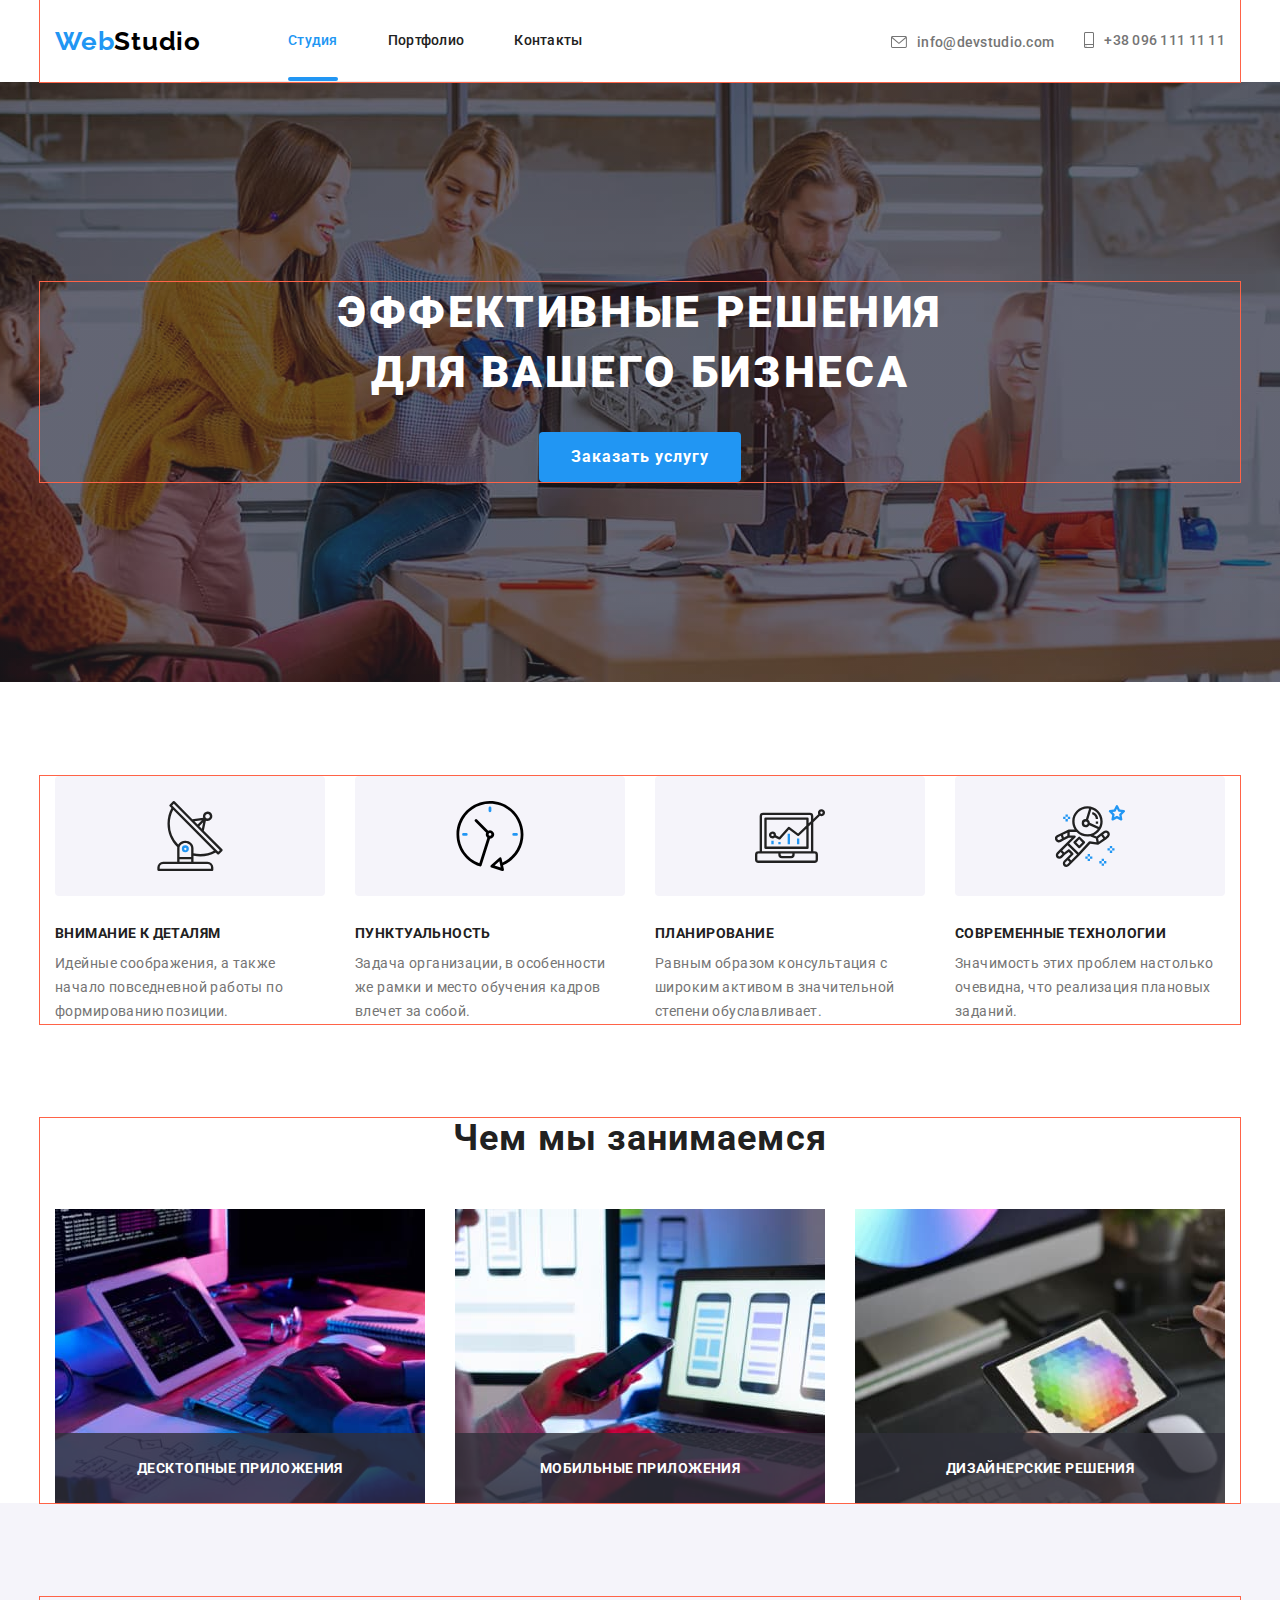
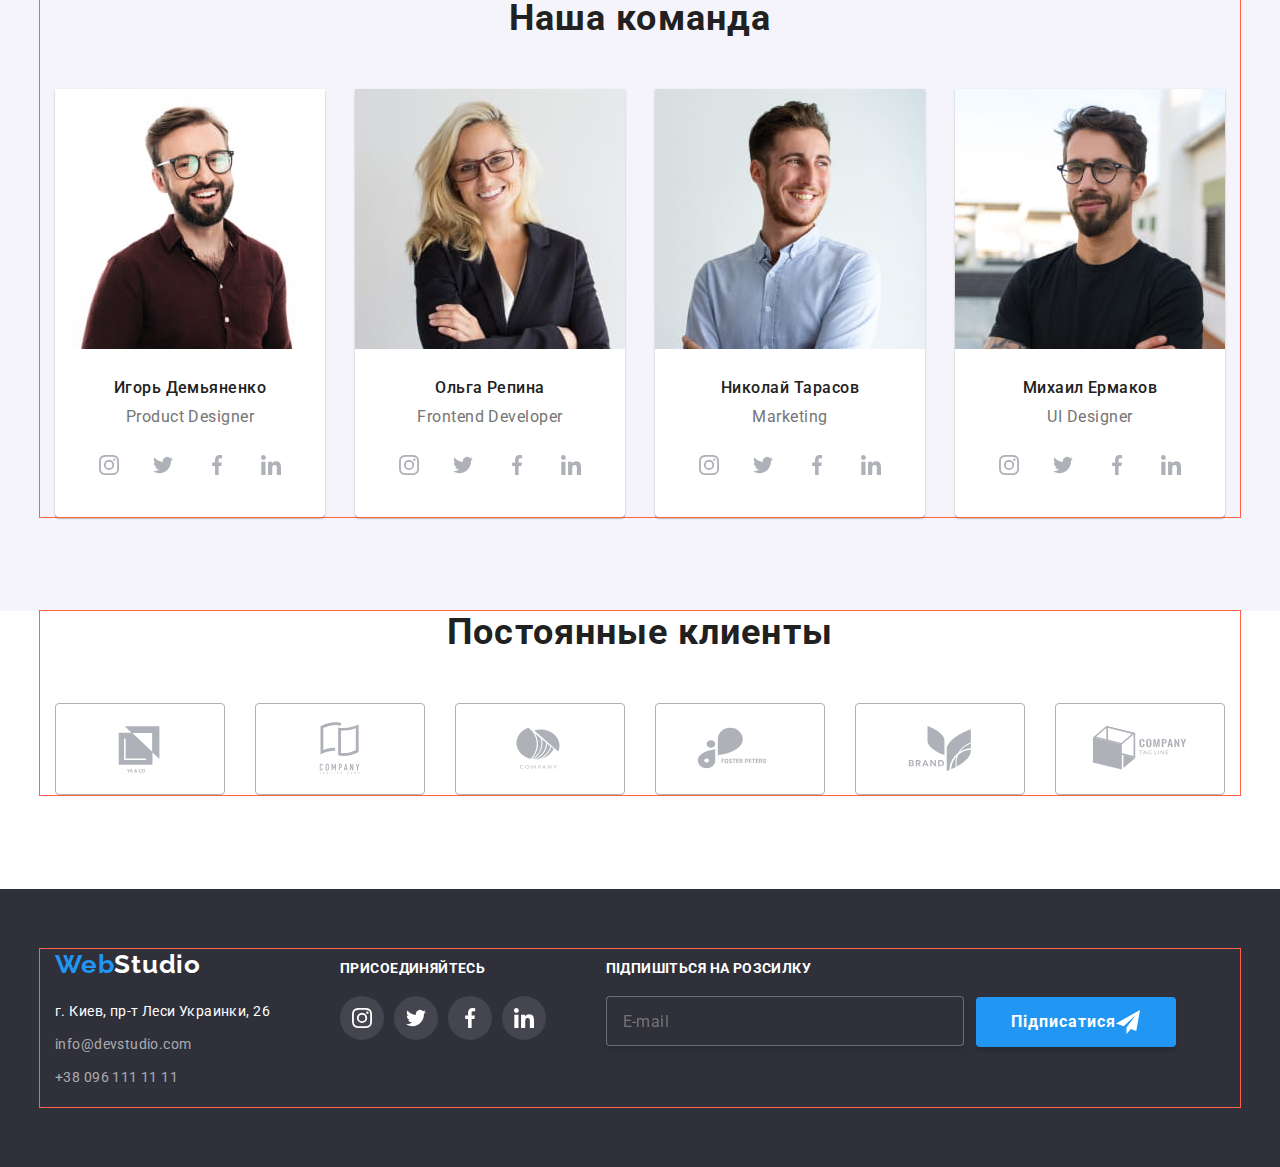
<file: index.html>
<!DOCTYPE html>
<html lang="ru">
  <head>
    <meta name="viewport" content="width=device-width, initial-scale=1.0" />
    <meta charset="UTF-8" />
    <meta http-equiv="X-UA-Compatible" content="IE=edge" />
    <meta name="viewport" content="width=device-width, initial-scale=1.0" />
    <title>Document</title>
    <link rel="preconnect" href="https://fonts.googleapis.com" />
    <link rel="preconnect" href="https://fonts.gstatic.com" crossorigin />
    <link
      href="https://fonts.googleapis.com/css2?family=Raleway:wght@700&family=Roboto:wght@400;500;700;900&display=swap"
      rel="stylesheet"
    />
    <link
      rel="stylesheet"
      href="https://cdnjs.cloudflare.com/ajax/libs/modern-normalize/1.1.0/modern-normalize.min.css"
    />
    <link rel="stylesheet" href="./css/main.min.css" />
    <!-- <link rel="stylesheet" href="./css/styles.css" /> -->
  </head>

  <body>
    <header class="header">
      <div class="container header__container nav">
        <a class="logo link" href="./index.html"
          ><span class="logo_web">Web</span><span>Studio</span></a
        >

        <button
          type="button"
          class="menu-button"
          aria-expanded="false"
          aria-controls="menu-container"
          data-menu-button
        >
          <svg
            width="40"
            height="40"
            aria-label="Переключатель мобильного меню"
          >
            <use
              class="icon-cross"
              href="./images/symbol-defs.svg#icon-close_40px"
            ></use>
            <use
              class="icon-menu"
              href="./images/symbol-defs.svg#icon-menu_40px"
            ></use>
          </svg>
        </button>

        <div class="menu-container" id="menu-container" data-menu>
          <div class="navigation">
            <ul class="navigation-list list">
              <li class="navigation-item studio">
                <a
                  class="navigation-link studio current link"
                  href="./index.html"
                  >Студия
                </a>
              </li>
              <li class="navigation-item portfolio">
                <a class="navigation-link link" href="./portfolio.html"
                  >Портфолио</a
                >
              </li>
              <li class="navigation-item contact">
                <a class="navigation-link link" href="#">Контакты</a>
              </li>
            </ul>
          </div>

          <div class="navigation-contacts">
            <ul class="navigation-contacts-list list">
              <li class="navigation-contacts-item tel">
                <a
                  class="navigation-tel link"
                  href="tel:+380961111111"
                  aria-label="телефон"
                >
                  +38 096 111 11 11
                </a>
              </li>

              <li class="navigation-contacts-item mail">
                <a
                  class="navigation-mail link"
                  href="mailto:info@devstudio.com"
                  aria-label="почта"
                >
                  info@devstudio.com
                </a>
              </li>
            </ul>

            <div class="social">
              <ul class="social-list list">
                <li class="social-item">
                  <a href="#" class="social-item-text">Instagram</a>
                </li>
                <li class="social-item">
                  <a href="#" class="social-item-text">Twitter</a>
                </li>
                <li class="social-item">
                  <a href="#" class="social-item-text">Facebook</a>
                </li>
                <li class="social-item">
                  <a href="#" class="social-item-text">LinkedIn</a>
                </li>
              </ul>
            </div>
          </div>
        </div>

        <nav class="nav">
          <ul class="nav__list list">
            <li class="nav__item">
              <a class="nav__link current link" href="./index.html">Студия </a>
            </li>
            <li class="nav__item">
              <a class="nav__link link" href="./portfolio.html">Портфолио</a>
            </li>
            <li class="nav__item">
              <a class="nav__link link" href="#">Контакты</a>
            </li>
          </ul>
        </nav>

        <ul class="contacts list">
          <li class="contacts__item">
            <a
              class="contacts__mail link"
              href="mailto:info@devstudio.com"
              aria-label="почта"
            >
              <svg width="16" height="12" class="contacts__icon size-icon">
                <use href="./images/symbol-defs.svg#icon-envelope"></use>
              </svg>
              info@devstudio.com
            </a>
          </li>
          <li class="contacts__item">
            <a
              class="contacts__tel link"
              href="tel:+380961111111"
              aria-label="телефон"
            >
              <svg
                width="10"
                height="16"
                class="contacts__icon size-icon-smartphone"
              >
                <use href="./images/symbol-defs.svg#icon-smartphone"></use>
              </svg>
              +38 096 111 11 11
            </a>
          </li>
        </ul>
      </div>
    </header>

    <main>
      <section class="solutions section">
        <div class="container solutions__container">
          <h1 class="solutions__title">
            Эффективные решения для вашего бизнеса
          </h1>
          <button data-modal-open class="button" type="button">
            Заказать услугу
          </button>

          <div class="backdrop is-hidden" data-modal>
            <div class="modal">
              <button class="button-close" data-modal-close type="button">
                <svg width="18" height="18" class="button-close__icon">
                  <use href="./images/symbol-defs.svg#icon-close"></use>
                </svg>
              </button>

              <form class="form js-speaker-form">
                <p class="form-header">
                  Залиште свої дані, ми вам передзвонимо
                </p>

                <div class="form-field">
                  <label class="form-label" for="name">Ім'я</label>

                  <svg class="form-icon" width="18" height="18">
                    <use
                      href="./images/symbol-defs.svg#icon-person-black"
                    ></use>
                  </svg>

                  <input
                    class="form-input"
                    type="text"
                    name="Ім'я"
                    id="name"
                    required
                  />
                </div>

                <div class="form-field">
                  <label class="form-label" for="tel">Телефон</label>

                  <svg class="form-icon" width="18" height="18">
                    <use href="./images/symbol-defs.svg#icon-phone-black"></use>
                  </svg>

                  <input
                    class="form-input"
                    type="tel"
                    name="Телефон"
                    id="tel"
                    required
                  />
                </div>

                <div class="form-field">
                  <label class="form-label" for="mail">Пошта</label>

                  <svg class="form-icon" width="18" height="18">
                    <use href="./images/symbol-defs.svg#icon-email-black"></use>
                  </svg>

                  <input
                    class="form-input"
                    type="email"
                    name="Пошта"
                    id="mail"
                    required
                  />
                </div>

                <div class="form-field last">
                  <label class="form-label" for="comment">Коментар</label>
                  <textarea
                    class="form-input box-size text"
                    name="comment"
                    id="comment"
                    cols="30"
                    rows="10"
                    placeholder="Введіть текст"
                  ></textarea>
                </div>

                <label class="label">
                  <input
                    class="checkbox"
                    type="checkbox"
                    name="topic"
                    value="html"
                    required
                  />

                  <svg class="vector" width="18" height="18"></svg>

                  <span class="label-text"
                    >Погоджуюся з розсилкою та приймаю
                    <a class="checkbox-link" href="">Умови договору</a></span
                  >
                </label>

                <button class="button-submit" type="submit">Відправити</button>
              </form>
            </div>
          </div>
        </div>
      </section>

      <section class="advantages section">
        <div class="container advantages__container">
          <h2 class="advantages__title">Наши преимущества</h2>
          <ul class="our-advantages list">
            <li class="our-advantages__item">
              <div class="antena-icon item">
                <svg width="70" height="70">
                  <use href="./images/symbol-defs.svg#icon-antenna"></use>
                </svg>
              </div>

              <h3 class="advantages-title">Внимание к деталям</h3>
              <p class="advantages-content">
                Идейные соображения, а также начало повседневной работы по
                формированию позиции.
              </p>
            </li>
            <li class="our-advantages__item">
              <div class="clock-icon item">
                <svg width="70" height="70">
                  <use href="./images/symbol-defs.svg#icon-clock"></use>
                </svg>
              </div>
              <h3 class="advantages-title">Пунктуальность</h3>
              <p class="advantages-content">
                Задача организации, в особенности же рамки и место обучения
                кадров влечет за собой.
              </p>
            </li>
            <li class="our-advantages__item">
              <div class="diagram-icon item">
                <svg width="70" height="70">
                  <use href="./images/symbol-defs.svg#icon-diagram"></use>
                </svg>
              </div>
              <h3 class="advantages-title">Планирование</h3>
              <p class="advantages-content">
                Равным образом консультация с широким активом в значительной
                степени обуславливает.
              </p>
            </li>
            <li class="our-advantages__item">
              <div class="astronaut-icon item">
                <svg width="70" height="70">
                  <use href="./images/symbol-defs.svg#icon-astronaut"></use>
                </svg>
              </div>
              <h3 class="advantages-title">Современные технологии</h3>
              <p class="advantages-content">
                Значимость этих проблем настолько очевидна, что реализация
                плановых заданий.
              </p>
            </li>
          </ul>
        </div>
      </section>

      <section class="work-examples section">
        <div class="container work-examples__container">
          <h2 class="work-examples__title">Чем мы занимаемся</h2>
          <ul class="work-examples-list list">
            <li class="work-examples-list__item">
              <img
                class="work-examples-list__img"
                src="./images/1(1).jpg"
                alt="Разработка"
                width="370"
              />
              <p class="work-examples-content">Десктопные приложения</p>
            </li>
            <li class="work-examples-list__item">
              <img
                class="work-examples-list__img"
                src="./images/2(1).jpg"
                alt="Мобильные приложения"
                width="370"
              />
              <p class="work-examples-content">Мобильные приложения</p>
            </li>
            <li class="work-examples-list__item">
              <img
                class="work-examples-list__img"
                src="./images/3(1).jpg"
                alt="Дизайн"
                width="370"
              />
              <p class="work-examples-content">Дизайнерские решения</p>
            </li>
          </ul>
        </div>
      </section>

      <section class="team section">
        <div class="container team__container">
          <h2 class="team-title">Наша команда</h2>
          <ul class="team-list list">
            <li class="team-list__item">
              <picture>
                <source
                  srcset="./images/img1-270.jpg 1x, ./images/img1-540.jpg 2x"
                  media="(min-width: 1200px)"
                  type="image/jpg"
                />

                <source
                  srcset="
                    ./images/img1_tablet-354.jpg 1x,
                    ./images/img1_tablet-708.jpg 2x
                  "
                  media="(min-width: 768px)"
                  type="image/jpg"
                />

                <source
                  srcset="
                    ./images/img1_mobile-450.jpg 1x,
                    ./images/img1_mobile-900.jpg 2x
                  "
                  media="(max-width: 767px)"
                  type="image/jpg"
                />

                <img
                  sizes="(max-width: 479px) 25vw, (min-width: 768px) 50vw, 100vw"
                  src="./images/img1-270.jpg"
                  alt="Игорь"
                  width=""
                />
              </picture>

              <div class="team-specialist">
                <h3 class="team-specialist-title">Игорь Демьяненко</h3>
                <p class="team-position">Product Designer</p>
                <ul class="social-links-list list">
                  <li class="social-links-list__item">
                    <a
                      class="social-link link"
                      href="./index.html"
                      aria-label="инстанрам"
                    >
                      <svg width="20" height="20" class="social-icon">
                        <use
                          href="./images/symbol-defs.svg#icon-instagram"
                        ></use>
                      </svg>
                    </a>
                  </li>
                  <li class="social-links-list__item">
                    <a
                      class="social-link"
                      href="./index.html"
                      aria-label="твиттер"
                    >
                      <svg width="20" height="20" class="social-icon">
                        <use href="./images/symbol-defs.svg#icon-twitter"></use>
                      </svg>
                    </a>
                  </li>
                  <li class="social-links-list__item">
                    <a
                      class="social-link"
                      href="./index.html"
                      aria-label="фейсбук"
                    >
                      <svg width="20" height="20" class="social-icon">
                        <use
                          href="./images/symbol-defs.svg#icon-facebook"
                        ></use>
                      </svg>
                    </a>
                  </li>
                  <li class="social-links-list__item">
                    <a
                      class="social-link"
                      href="./index.html"
                      aria-label="линкедин"
                    >
                      <svg width="20" height="20" class="social-icon">
                        <use
                          href="./images/symbol-defs.svg#icon-linkedin"
                        ></use>
                      </svg>
                    </a>
                  </li>
                </ul>
              </div>
            </li>
            <li class="team-list__item">
              <picture>
                <source
                  srcset="./images/img2-270.jpg 1x, ./images/img2-540.jpg 2x"
                  media="(min-width: 1200px)"
                />

                <source
                  srcset="
                    ./images/img2_tablet-354.jpg 1x,
                    ./images/img2_tablet-708.jpg 2x
                  "
                  media="(min-width: 768px)"
                />

                <source
                  srcset="
                    ./images/img2_mobile-450.jpg 1x,
                    ./images/img2_mobile-900.jpg 2x
                  "
                  media="(max-width: 767px)"
                />

                <img
                  sizes="(max-width: 479px) 25vw, (min-width: 768px) 50vw, 100vw"
                  src="./images/img2-270.jpg"
                  alt="Ольга"
                  width=""
                />
              </picture>
              <div class="team-specialist">
                <h3 class="team-specialist-title">Ольга Репина</h3>
                <p class="team-position">Frontend Developer</p>
                <ul class="social-links-list list">
                  <li class="social-links-list__item">
                    <a
                      class="social-link"
                      href="./index.html"
                      aria-label="инстанрам"
                    >
                      <svg width="20" height="20" class="social-icon">
                        <use
                          href="./images/symbol-defs.svg#icon-instagram"
                        ></use>
                      </svg>
                    </a>
                  </li>
                  <li class="social-links-list__item">
                    <a
                      class="social-link"
                      href="./index.html"
                      aria-label="твиттер"
                    >
                      <svg width="20" height="20" class="social-icon">
                        <use href="./images/symbol-defs.svg#icon-twitter"></use>
                      </svg>
                    </a>
                  </li>
                  <li class="social-links-list__item">
                    <a
                      class="social-link"
                      href="./index.html"
                      aria-label="фейсбук"
                    >
                      <svg width="20" height="20" class="social-icon">
                        <use
                          href="./images/symbol-defs.svg#icon-facebook"
                        ></use>
                      </svg>
                    </a>
                  </li>
                  <li class="social-links-list__item">
                    <a
                      class="social-link"
                      href="./index.html"
                      aria-label="линкедин"
                    >
                      <svg width="20" height="20" class="social-icon">
                        <use
                          href="./images/symbol-defs.svg#icon-linkedin"
                        ></use>
                      </svg>
                    </a>
                  </li>
                </ul>
              </div>
            </li>
            <li class="team-list__item">
              <picture>
                <source
                  srcset="./images/img3-270.jpg 1x, ./images/img3-540.jpg 2x"
                  media="(min-width: 1200px)"
                />

                <source
                  srcset="
                    ./images/img3_tablet-354.jpg 1x,
                    ./images/img3_tablet-708.jpg 2x
                  "
                  media="(min-width: 768px)"
                />

                <source
                  srcset="
                    ./images/img3_mobile-450.jpg 1x,
                    ./images/img3_mobile-900.jpg 2x
                  "
                  media="(max-width: 767px)"
                />

                <img
                  sizes="(max-width: 479px) 25vw, (min-width: 768px) 50vw, 100vw"
                  src="./images/img3-270.jpg"
                  alt="Николай"
                  width=""
                />
              </picture>
              <div class="team-specialist">
                <h3 class="team-specialist-title">Николай Тарасов</h3>
                <p class="team-position">Marketing</p>
                <ul class="social-links-list list">
                  <li class="social-links-list__item">
                    <a
                      class="social-link"
                      href="./index.html"
                      aria-label="инстанрам"
                    >
                      <svg width="20" height="20" class="social-icon">
                        <use
                          href="./images/symbol-defs.svg#icon-instagram"
                        ></use>
                      </svg>
                    </a>
                  </li>
                  <li class="social-links-list__item">
                    <a
                      class="social-link"
                      href="./index.html"
                      aria-label="твиттер"
                    >
                      <svg width="20" height="20" class="social-icon">
                        <use href="./images/symbol-defs.svg#icon-twitter"></use>
                      </svg>
                    </a>
                  </li>
                  <li class="social-links-list__item">
                    <a
                      class="social-link"
                      href="./index.html"
                      aria-label="фейсбук"
                    >
                      <svg width="20" height="20" class="social-icon">
                        <use
                          href="./images/symbol-defs.svg#icon-facebook"
                        ></use>
                      </svg>
                    </a>
                  </li>
                  <li class="social-links-list__item">
                    <a
                      class="social-link"
                      href="./index.html"
                      aria-label="линкедин"
                    >
                      <svg width="20" height="20" class="social-icon">
                        <use
                          href="./images/symbol-defs.svg#icon-linkedin"
                        ></use>
                      </svg>
                    </a>
                  </li>
                </ul>
              </div>
            </li>
            <li class="team-list__item">
              <picture>
                <source
                  srcset="./images/img4-270.jpg 1x, ./images/img4-540.jpg 2x"
                  media="(min-width: 1200px)"
                />

                <source
                  srcset="
                    ./images/img4_tablet-354.jpg 1x,
                    ./images/img4_tablet-708.jpg 2x
                  "
                  media="(min-width: 768px)"
                />

                <source
                  srcset="
                    ./images/img4_mobile-450.jpg 1x,
                    ./images/img4_mobile-900.jpg 2x
                  "
                  media="(max-width: 767px)"
                />

                <img
                  sizes="(max-width: 479px) 25vw, (min-width: 768px) 50vw, 100vw"
                  src="./images/img4-270.jpg"
                  alt="Михаил"
                  width=""
                />
              </picture>
              <div class="team-specialist">
                <h3 class="team-specialist-title">Михаил Ермаков</h3>
                <p class="team-position">UI Designer</p>
                <ul class="social-links-list list">
                  <li class="social-links-list__item">
                    <a
                      class="social-link"
                      href="./index.html"
                      aria-label="инстанрам"
                    >
                      <svg width="20" height="20" class="social-icon">
                        <use
                          href="./images/symbol-defs.svg#icon-instagram"
                        ></use>
                      </svg>
                    </a>
                  </li>
                  <li class="social-links-list__item">
                    <a
                      class="social-link"
                      href="./index.html"
                      aria-label="твиттер"
                    >
                      <svg width="20" height="20" class="social-icon">
                        <use href="./images/symbol-defs.svg#icon-twitter"></use>
                      </svg>
                    </a>
                  </li>
                  <li class="social-links-list__item">
                    <a
                      class="social-link"
                      href="./index.html"
                      aria-label="фейсбук"
                    >
                      <svg width="20" height="20" class="social-icon">
                        <use
                          href="./images/symbol-defs.svg#icon-facebook"
                        ></use>
                      </svg>
                    </a>
                  </li>
                  <li class="social-links-list__item">
                    <a
                      class="social-link"
                      href="./index.html"
                      aria-label="линкедин"
                    >
                      <svg width="20" height="20" class="social-icon">
                        <use
                          href="./images/symbol-defs.svg#icon-linkedin"
                        ></use>
                      </svg>
                    </a>
                  </li>
                </ul>
              </div>
            </li>
          </ul>
        </div>
      </section>

      <section class="clients section">
        <div class="container clients__container">
          <h2 class="clients-title">Постоянные клиенты</h2>
          <ul class="clients-list list">
            <li class="clients-list_item">
              <a
                class="clients-list_link link"
                href="./index.html"
                aria-label="логотип"
              >
                <svg width="106" height="60" class="clients-logo">
                  <use href="./images/symbol-defs.svg#icon-logo"></use>
                </svg>
              </a>
            </li>

            <li class="clients-list_item">
              <a
                class="clients-list_link link"
                href="./index.html"
                aria-label="логотип"
              >
                <svg width="106" height="60" class="clients-logo">
                  <use href="./images/symbol-defs.svg#icon-logo1"></use>
                </svg>
              </a>
            </li>

            <li class="clients-list_item">
              <a
                class="clients-list_link link"
                href="./index.html"
                aria-label="логотип"
              >
                <svg width="106" height="60" class="clients-logo">
                  <use href="./images/symbol-defs.svg#icon-logo2"></use>
                </svg>
              </a>
            </li>

            <li class="clients-list_item">
              <a
                class="clients-list_link link"
                href="./index.html"
                aria-label="логотип"
              >
                <svg width="106" height="60" class="clients-logo">
                  <use href="./images/symbol-defs.svg#icon-logo3"></use>
                </svg>
              </a>
            </li>

            <li class="clients-list_item">
              <a
                class="clients-list_link link"
                href="./index.html"
                aria-label="логотип"
              >
                <svg width="106" height="60" class="clients-logo">
                  <use href="./images/symbol-defs.svg#icon-logo4"></use>
                </svg>
              </a>
            </li>

            <li class="clients-list_item">
              <a
                class="clients-list_link link"
                href="./index.html"
                aria-label="логотип"
              >
                <svg width="106" height="60" class="clients-logo">
                  <use href="./images/symbol-defs.svg#icon-logo5"></use>
                </svg>
              </a>
            </li>
          </ul>
        </div>
      </section>
    </main>

    <footer class="footer">
      <div class="container footer__container content">
        <div class="footer-logo-box">
          <a class="footer-logo link" href="./index.html"
            ><span class="footer-logo-web"> Web</span><span>Studio</span></a
          >

          <address class="footer-adress">
            <ul class="footer-adress-list list">
              <li class="footer-adress-list__item">
                <a
                  class="footer-map-link link"
                  href="https://goo.gl/maps/5aeaSMpK7ZkZ2qEH9"
                  target="_blank"
                  rel="noreferrer noopener"
                  >г. Киев, пр-т Леси Украинки, 26</a
                >
              </li>
              <li class="footer-adress-list__item">
                <a
                  class="footer-mail-link link"
                  href="mailto:info@devstudio.com"
                  >info@devstudio.com</a
                >
              </li>
              <li class="footer-adress-list__item">
                <a class="footer-tel-link link" href="tel:+380961111111"
                  >+38 096 111 11 11</a
                >
              </li>
            </ul>
          </address>
        </div>

        <div class="join">
          <p class="join-title">присоединяйтесь</p>
          <ul class="join-list list">
            <li>
              <a
                class="join-link link"
                href="./index.html"
                aria-label="логотип"
              >
                <svg width="20" height="20">
                  <use href="./images/symbol-defs.svg#icon-instagram"></use>
                </svg>
              </a>
            </li>
            <li>
              <a
                class="join-link link"
                href="./index.html"
                aria-label="логотип"
              >
                <svg width="20" height="20">
                  <use href="./images/symbol-defs.svg#icon-twitter"></use>
                </svg>
              </a>
            </li>
            <li>
              <a
                class="join-link link"
                href="./index.html"
                aria-label="логотип"
              >
                <svg width="20" height="20">
                  <use href="./images/symbol-defs.svg#icon-facebook"></use>
                </svg>
              </a>
            </li>
            <li>
              <a
                class="join-link link"
                href="./index.html"
                aria-label="логотип"
              >
                <svg width="20" height="20">
                  <use href="./images/symbol-defs.svg#icon-linkedin"></use>
                </svg>
              </a>
            </li>
          </ul>
        </div>

        <div class="subscribe">
          <p class="subscribe-text">Підпишіться на розсилку</p>

          <form class="subscribe-form">
            <div class="subscribe-footer-box">
              <div>
                <label for="email"></label>
                <input
                  class="subscribe-mail-line"
                  type="email"
                  name="email"
                  id="email"
                  placeholder="E-mail"
                />
              </div>

              <button class="subscribe-button" type="submit">
                Підписатися
                <svg width="24" height="24" class="">
                  <use href="./images/symbol-defs.svg#icon-send"></use>
                </svg>
              </button>
            </div>
          </form>
        </div>
      </div>
    </footer>

    <script src="./js/modal.js"></script>

    <script>
      (() => {
        document
          .querySelector(".js-speaker-form")
          .addEventListener("submit", (e) => {
            e.preventDefault();

            new FormData(e.currentTarget).forEach((value, name) =>
              console.log(`${name}: ${value}`)
            );
          });
      })();
    </script>
    <script src="./js/mobile-menu.js"></script>
  </body>
</html>
</file>
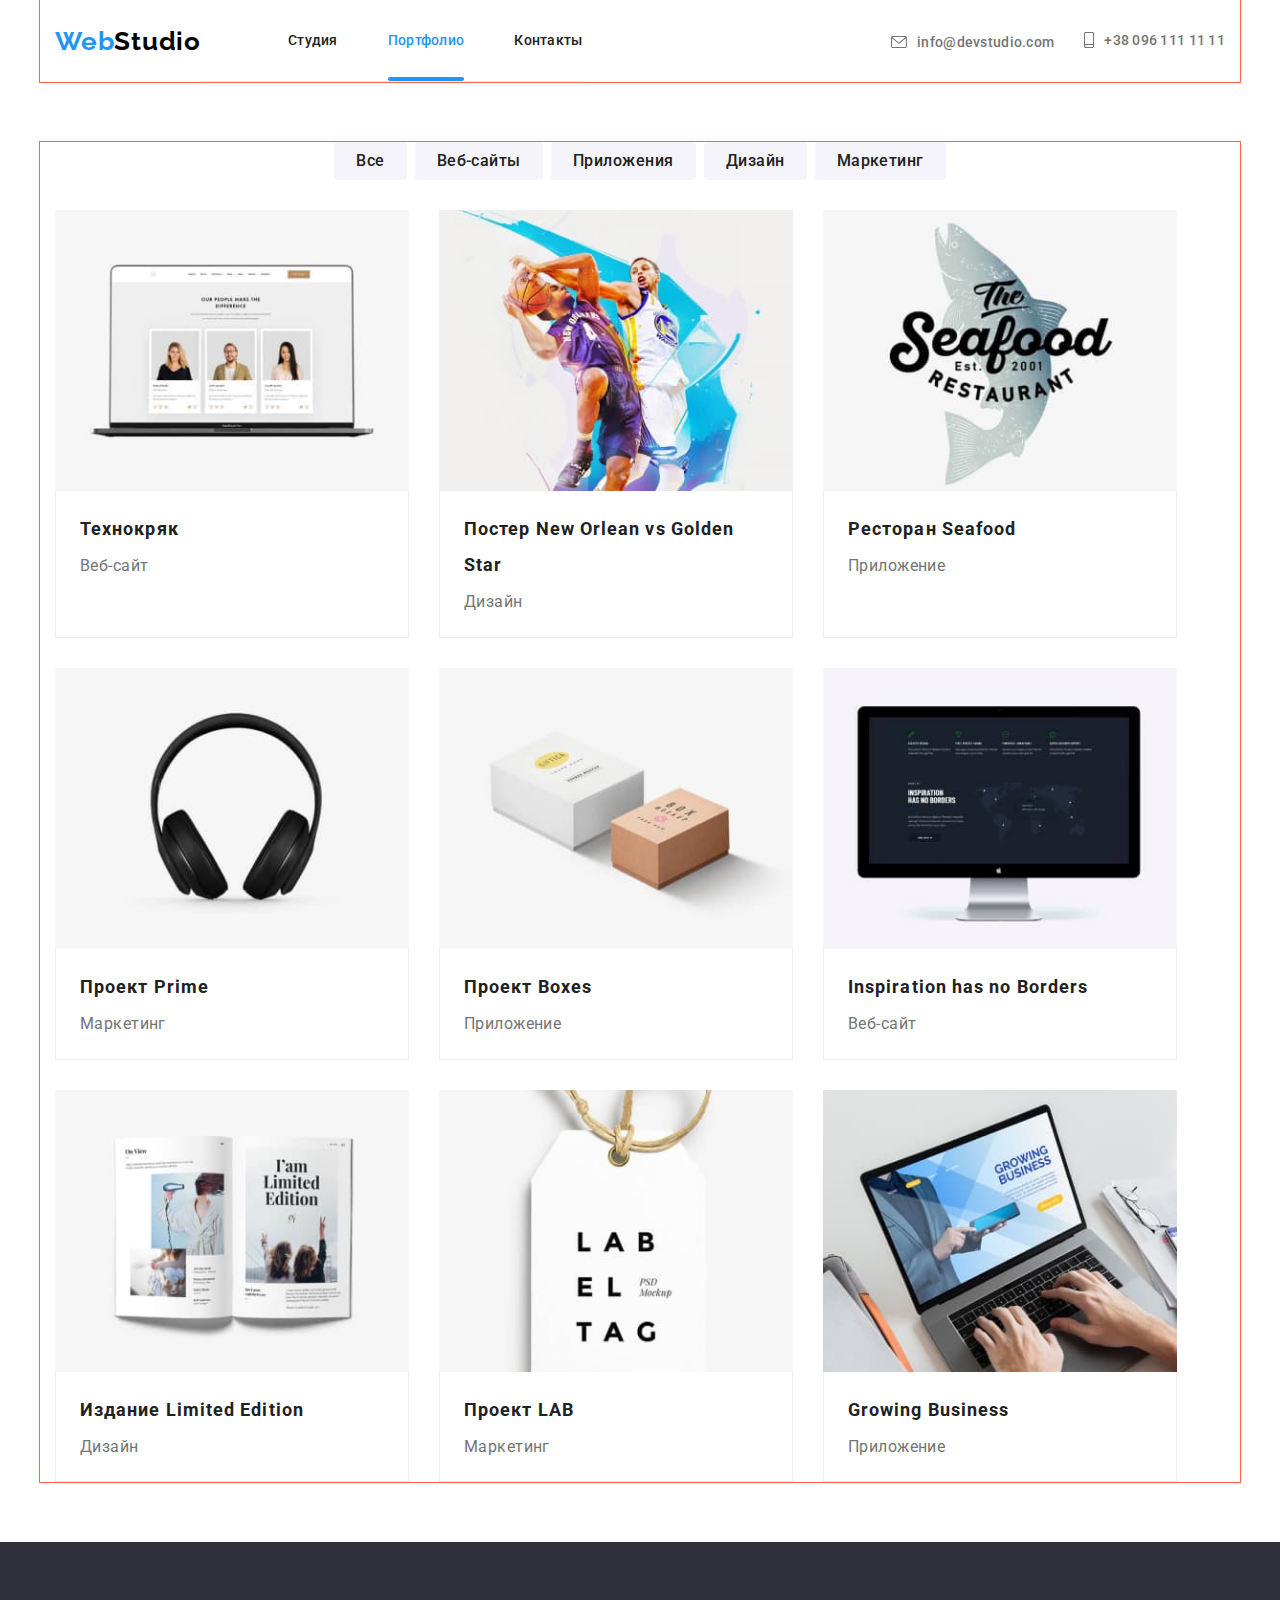
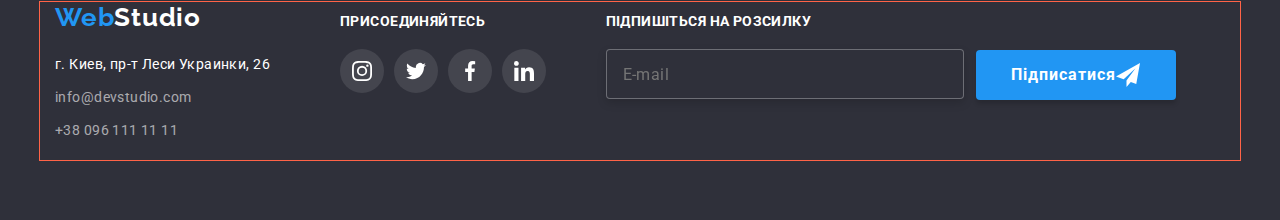
<file: portfolio.html>
<!DOCTYPE html>
<html lang="ru">
  <head>
    <meta name="viewport" content="width=device-width, initial-scale=1.0" />
    <meta charset="UTF-8" />
    <meta http-equiv="X-UA-Compatible" content="IE=edge" />
    <title>Document</title>
    <link rel="preconnect" href="https://fonts.googleapis.com" />
    <link rel="preconnect" href="https://fonts.gstatic.com" crossorigin />
    <link
      href="https://fonts.googleapis.com/css2?family=Raleway:wght@700&family=Roboto:wght@400;500;700;900&display=swap"
      rel="stylesheet"
    />
    <link
      rel="stylesheet"
      href="https://cdnjs.cloudflare.com/ajax/libs/modern-normalize/1.1.0/modern-normalize.min.css"
    />
    <link rel="stylesheet" href="./css/main.min.css" />
    <!-- <link rel="stylesheet" href="./css/styles.css" /> -->
  </head>

  <body>
    <header class="header">
      <div class="container header__container nav">
        <a class="logo link" href="./index.html"
          ><span class="logo_web">Web</span><span>Studio</span></a
        >

        <button
          type="button"
          class="menu-button"
          aria-expanded="false"
          aria-controls="menu-container"
          data-menu-button
        >
          <svg
            width="40"
            height="40"
            aria-label="Переключатель мобильного меню"
          >
            <use
              class="icon-cross"
              href="./images/symbol-defs.svg#icon-close_40px"
            ></use>
            <use
              class="icon-menu"
              href="./images/symbol-defs.svg#icon-menu_40px"
            ></use>
          </svg>
        </button>

        <div class="menu-container" id="menu-container" data-menu>
          <div class="navigation">
            <ul class="navigation-list list">
              <li class="navigation-item studio">
                <a class="navigation-link studio link" href="./index.html"
                  >Студия
                </a>
              </li>
              <li class="navigation-item portfolio">
                <a class="navigation-link current link" href="./portfolio.html"
                  >Портфолио</a
                >
              </li>
              <li class="navigation-item contact">
                <a class="navigation-link link" href="#">Контакты</a>
              </li>
            </ul>
          </div>

          <div class="navigation-contacts">
            <ul class="navigation-contacts-list list">
              <li class="navigation-contacts-item tel">
                <a
                  class="navigation-tel link"
                  href="tel:+380961111111"
                  aria-label="телефон"
                >
                  +38 096 111 11 11
                </a>
              </li>

              <li class="navigation-contacts-item mail">
                <a
                  class="navigation-mail link"
                  href="mailto:info@devstudio.com"
                  aria-label="почта"
                >
                  info@devstudio.com
                </a>
              </li>
            </ul>

            <div class="social">
              <ul class="social-list list">
                <li class="social-item">
                  <a href="#" class="social-item-text">Instagram</a>
                </li>
                <li class="social-item">
                  <a href="#" class="social-item-text">Twitter</a>
                </li>
                <li class="social-item">
                  <a href="#" class="social-item-text">Facebook</a>
                </li>
                <li class="social-item">
                  <a href="#" class="social-item-text">LinkedIn</a>
                </li>
              </ul>
            </div>
          </div>
        </div>

        <nav class="nav">
          <ul class="nav__list list">
            <li class="nav__item">
              <a class="nav__link link" href="./index.html">Студия </a>
            </li>
            <li class="nav__item">
              <a class="nav__link current link" href="./portfolio.html"
                >Портфолио</a
              >
            </li>
            <li class="nav__item">
              <a class="nav__link link" href="#">Контакты</a>
            </li>
          </ul>
        </nav>

        <ul class="contacts list">
          <li class="contacts__item">
            <a
              class="contacts__mail link"
              href="mailto:info@devstudio.com"
              aria-label="почта"
            >
              <svg width="16" height="12" class="contacts__icon size-icon">
                <use href="./images/symbol-defs.svg#icon-envelope"></use>
              </svg>
              info@devstudio.com
            </a>
          </li>
          <li class="contacts__item">
            <a
              class="contacts__tel link"
              href="tel:+380961111111"
              aria-label="телефон"
            >
              <svg
                width="10"
                height="16"
                class="contacts__icon size-icon-smartphone"
              >
                <use href="./images/symbol-defs.svg#icon-smartphone"></use>
              </svg>
              +38 096 111 11 11
            </a>
          </li>
        </ul>
      </div>
    </header>

    <main>
      <section class="filter section">
        <div class="container filter__container">
          <h1 class="filter-name">Фильтры</h1>
          <ul class="filter-list list">
            <li class="filter-item">
              <button type="button" class="filter-btn">Все</button>
            </li>
            <li class="filter-item">
              <button type="button" class="filter-btn">Веб-сайты</button>
            </li>
            <li class="filter-item">
              <button type="button" class="filter-btn">Приложения</button>
            </li>
            <li class="filter-item">
              <button type="button" class="filter-btn up">Дизайн</button>
            </li>
            <li>
              <button type="button" class="filter-btn up">Маркетинг</button>
            </li>
          </ul>

          <h2 class="portfolio-title">Портфолио</h2>
          <ul class="portfolio-list list">
            <li class="portfolio-list__item">
              <a class="portfolio-link link" href="">
                <div class="overlay-box">
                  <picture>
                    <source
                      srcset="
                        ./images/portfolio1-370.jpg 1x,
                        ./images/portfolio1-740.jpg 2x
                      "
                      media="(min-width: 1200px)"
                      type="image/jpg"
                    />

                    <source
                      srcset="
                        ./images/portfolio1_tablet-354.jpg 1x,
                        ./images/portfolio1_tablet-708.jpg 2x
                      "
                      media="(min-width: 768px)"
                      type="image/jpg"
                    />

                    <source
                      srcset="
                        ./images/portfolio1_mobile-450.jpg 1x,
                        ./images/portfolio1_mobile-900.jpg 2x
                      "
                      media="(max-width: 767px)"
                      type="image/jpg"
                    />
                    <img
                      class="portfolio-img"
                      sizes="(max-width: 479px) 25vw, (min-width: 768px) 50vw, 100vw"
                      src="./images/portfolio1-370.jpg"
                      alt="Веб-сайт"
                      width="370"
                    />
                  </picture>

                  <div class="overlay">
                    <p class="overlay-text">
                      Ресурс предлагает комплексные предложения с разным уровнем
                      функционала и сервисов. Все это позволит посетителю
                      получить исчерпывающие сведения о компании или частном
                      лице.
                    </p>
                  </div>
                </div>

                <div class="portfolio-text">
                  <h3 class="portfolio-text-title">Технокряк</h3>
                  <p class="portfolio-text-item">Веб-сайт</p>
                </div>
              </a>
            </li>
            <li class="portfolio-list__item">
              <a class="portfolio-link link" href="">
                <div class="overlay-box">
                  <picture>
                    <source
                      srcset="
                        ./images/portfolio2-370.jpg 1x,
                        ./images/portfolio2-740.jpg 2x
                      "
                      media="(min-width: 1200px)"
                    />

                    <source
                      srcset="
                        ./images/portfolio2_tablet-354.jpg 1x,
                        ./images/portfolio2_tablet-708.jpg 2x
                      "
                      media="(min-width: 768px)"
                    />

                    <source
                      srcset="
                        ./images/portfolio2_mobile-450.jpg 1x,
                        ./images/portfolio2_mobile-900.jpg 2x
                      "
                      media="(max-width: 767px)"
                    />
                    <img
                      class="portfolio-img"
                      sizes="(max-width: 479px) 25vw, (min-width: 768px) 50vw, 100vw"
                      src="./images/portfolio2-370.jpg"
                      alt="Веб-сайт"
                      width="370"
                    />
                  </picture>
                  <div class="overlay">
                    <p class="overlay-text">
                      Ресурс предлагает комплексные предложения с разным уровнем
                      функционала и сервисов. Все это позволит посетителю
                      получить исчерпывающие сведения о компании или частном
                      лице.
                    </p>
                  </div>
                </div>
                <div class="portfolio-text">
                  <h3 class="portfolio-text-title">
                    Постер New Orlean vs Golden Star
                  </h3>
                  <p class="portfolio-text-item">Дизайн</p>
                </div>
              </a>
            </li>
            <li class="portfolio-list__item">
              <a class="portfolio-link link" href="">
                <div class="overlay-box">
                  <picture>
                    <source
                      srcset="
                        ./images/portfolio3-370.jpg 1x,
                        ./images/portfolio3-740.jpg 2x
                      "
                      media="(min-width: 1200px)"
                    />

                    <source
                      srcset="
                        ./images/portfolio3_tablet-354.jpg 1x,
                        ./images/portfolio3_tablet-708.jpg 2x
                      "
                      media="(min-width: 768px)"
                    />

                    <source
                      srcset="
                        ./images/portfolio3_mobile-450.jpg 1x,
                        ./images/portfolio3_mobile-900.jpg 2x
                      "
                      media="(max-width: 767px)"
                    />
                    <img
                      class="portfolio-img"
                      sizes="(max-width: 479px) 25vw, (min-width: 768px) 50vw, 100vw"
                      src="./images/portfolio3-370.jpg"
                      alt="Веб-сайт"
                      width="370"
                    />
                  </picture>
                  <div class="overlay">
                    <p class="overlay-text">
                      Ресурс предлагает комплексные предложения с разным уровнем
                      функционала и сервисов. Все это позволит посетителю
                      получить исчерпывающие сведения о компании или частном
                      лице.
                    </p>
                  </div>
                </div>
                <div class="portfolio-text">
                  <h3 class="portfolio-text-title">Ресторан Seafood</h3>
                  <p class="portfolio-text-item">Приложение</p>
                </div>
              </a>
            </li>
            <li class="portfolio-list__item">
              <a class="portfolio-link link" href="">
                <div class="overlay-box">
                  <picture>
                    <source
                      srcset="
                        ./images/portfolio4-370.jpg 1x,
                        ./images/portfolio4-740.jpg 2x
                      "
                      media="(min-width: 1200px)"
                    />

                    <source
                      srcset="
                        ./images/portfolio4_tablet-354.jpg 1x,
                        ./images/portfolio4_tablet-708.jpg 2x
                      "
                      media="(min-width: 768px)"
                    />

                    <source
                      srcset="
                        ./images/portfolio4_mobile-450.jpg 1x,
                        ./images/portfolio4_mobile-900.jpg 2x
                      "
                      media="(max-width: 767px)"
                    />
                    <img
                      class="portfolio-img"
                      sizes="(max-width: 479px) 25vw, (min-width: 768px) 50vw, 100vw"
                      src="./images/portfolio4-370.jpg"
                      alt="Веб-сайт"
                      width="370"
                    />
                  </picture>
                  <div class="overlay">
                    <p class="overlay-text">
                      Ресурс предлагает комплексные предложения с разным уровнем
                      функционала и сервисов. Все это позволит посетителю
                      получить исчерпывающие сведения о компании или частном
                      лице.
                    </p>
                  </div>
                </div>
                <div class="portfolio-text">
                  <h3 class="portfolio-text-title">Проект Prime</h3>
                  <p class="portfolio-text-item">Маркетинг</p>
                </div>
              </a>
            </li>
            <li class="portfolio-list__item">
              <a class="portfolio-link link" href="">
                <div class="overlay-box">
                  <picture>
                    <source
                      srcset="
                        ./images/portfolio5-370.jpg 1x,
                        ./images/portfolio5-740.jpg 2x
                      "
                      media="(min-width: 1200px)"
                    />

                    <source
                      srcset="
                        ./images/portfolio5_tablet-354.jpg 1x,
                        ./images/portfolio5_tablet-708.jpg 2x
                      "
                      media="(min-width: 768px)"
                    />

                    <source
                      srcset="
                        ./images/portfolio5_mobile-450.jpg 1x,
                        ./images/portfolio5_mobile-900.jpg 2x
                      "
                      media="(max-width: 767px)"
                    />
                    <img
                      class="portfolio-img"
                      sizes="(max-width: 479px) 25vw, (min-width: 768px) 50vw, 100vw"
                      src="./images/portfolio5-370.jpg"
                      alt="Веб-сайт"
                      width="370"
                    />
                  </picture>
                  <div class="overlay">
                    <p class="overlay-text">
                      Ресурс предлагает комплексные предложения с разным уровнем
                      функционала и сервисов. Все это позволит посетителю
                      получить исчерпывающие сведения о компании или частном
                      лице.
                    </p>
                  </div>
                </div>
                <div class="portfolio-text">
                  <h3 class="portfolio-text-title">Проект Boxes</h3>
                  <p class="portfolio-text-item">Приложение</p>
                </div>
              </a>
            </li>
            <li class="portfolio-list__item">
              <a class="portfolio-link link" href="">
                <div class="overlay-box">
                  <picture>
                    <source
                      srcset="
                        ./images/portfolio6-370.jpg 1x,
                        ./images/portfolio6-740.jpg 2x
                      "
                      media="(min-width: 1200px)"
                    />

                    <source
                      srcset="
                        ./images/portfolio6_tablet-354.jpg 1x,
                        ./images/portfolio6_tablet-708.jpg 2x
                      "
                      media="(min-width: 768px)"
                    />

                    <source
                      srcset="
                        ./images/portfolio6_mobile-450.jpg 1x,
                        ./images/portfolio6_mobile-900.jpg 2x
                      "
                      media="(max-width: 767px)"
                    />
                    <img
                      class="portfolio-img"
                      sizes="(max-width: 479px) 25vw, (min-width: 768px) 50vw, 100vw"
                      src="./images/portfolio6-370.jpg"
                      alt="Веб-сайт"
                      width="370"
                    />
                  </picture>
                  <div class="overlay">
                    <p class="overlay-text">
                      Ресурс предлагает комплексные предложения с разным уровнем
                      функционала и сервисов. Все это позволит посетителю
                      получить исчерпывающие сведения о компании или частном
                      лице.
                    </p>
                  </div>
                </div>
                <div class="portfolio-text">
                  <h3 class="portfolio-text-title">
                    Inspiration has no Borders
                  </h3>
                  <p class="portfolio-text-item">Веб-сайт</p>
                </div>
              </a>
            </li>
            <li class="portfolio-list__item">
              <a class="portfolio-link link" href="">
                <div class="overlay-box">
                  <picture>
                    <source
                      srcset="
                        ./images/portfolio7-370.jpg 1x,
                        ./images/portfolio7-740.jpg 2x
                      "
                      media="(min-width: 1200px)"
                    />

                    <source
                      srcset="
                        ./images/portfolio7_tablet-354.jpg 1x,
                        ./images/portfolio7_tablet-708.jpg 2x
                      "
                      media="(min-width: 768px)"
                    />

                    <source
                      srcset="
                        ./images/portfolio7_mobile-450.jpg 1x,
                        ./images/portfolio7_mobile-900.jpg 2x
                      "
                      media="(max-width: 767px)"
                    />
                    <img
                      class="portfolio-img"
                      sizes="(max-width: 479px) 25vw, (min-width: 768px) 50vw, 100vw"
                      src="./images/portfolio7-370.jpg"
                      alt="Веб-сайт"
                      width="370"
                    />
                  </picture>
                  <div class="overlay">
                    <p class="overlay-text">
                      Ресурс предлагает комплексные предложения с разным уровнем
                      функционала и сервисов. Все это позволит посетителю
                      получить исчерпывающие сведения о компании или частном
                      лице.
                    </p>
                  </div>
                </div>
                <div class="portfolio-text">
                  <h3 class="portfolio-text-title">Издание Limited Edition</h3>
                  <p class="portfolio-text-item">Дизайн</p>
                </div>
              </a>
            </li>
            <li class="portfolio-list__item">
              <a class="portfolio-link link" href="">
                <div class="overlay-box">
                  <picture>
                    <source
                      srcset="
                        ./images/portfolio8-370.jpg 1x,
                        ./images/portfolio8-740.jpg 2x
                      "
                      media="(min-width: 1200px)"
                    />

                    <source
                      srcset="
                        ./images/portfolio8_tablet-354.jpg 1x,
                        ./images/portfolio8_tablet-708.jpg 2x
                      "
                      media="(min-width: 768px)"
                    />

                    <source
                      srcset="
                        ./images/portfolio8_mobile-450.jpg 1x,
                        ./images/portfolio8_mobile-900.jpg 2x
                      "
                      media="(max-width: 767px)"
                    />
                    <img
                      class="portfolio-img"
                      sizes="(max-width: 479px) 25vw, (min-width: 768px) 50vw, 100vw"
                      src="./images/portfolio8-370.jpg"
                      alt="Веб-сайт"
                      width="370"
                    />
                  </picture>
                  <div class="overlay">
                    <p class="overlay-text">
                      Ресурс предлагает комплексные предложения с разным уровнем
                      функционала и сервисов. Все это позволит посетителю
                      получить исчерпывающие сведения о компании или частном
                      лице.
                    </p>
                  </div>
                </div>
                <div class="portfolio-text">
                  <h3 class="portfolio-text-title">Проект LAB</h3>
                  <p class="portfolio-text-item">Маркетинг</p>
                </div>
              </a>
            </li>
            <li class="portfolio-list__item">
              <a class="portfolio-link link" href="">
                <div class="overlay-box">
                  <picture>
                    <source
                      srcset="
                        ./images/portfolio9-370.jpg 1x,
                        ./images/portfolio9-740.jpg 2x
                      "
                      media="(min-width: 1200px)"
                    />

                    <source
                      srcset="
                        ./images/portfolio9_tablet-354.jpg 1x,
                        ./images/portfolio9_tablet-708.jpg 2x
                      "
                      media="(min-width: 768px)"
                    />

                    <source
                      srcset="
                        ./images/portfolio9_mobile-450.jpg 1x,
                        ./images/portfolio9_mobile-900.jpg 2x
                      "
                      media="(max-width: 767px)"
                    />
                    <img
                      class="portfolio-img"
                      sizes="(max-width: 479px) 25vw, (min-width: 768px) 50vw, 100vw"
                      src="./images/portfolio9-370.jpg"
                      alt="Веб-сайт"
                      width="370"
                    />
                  </picture>
                  <div class="overlay">
                    <p class="overlay-text">
                      Ресурс предлагает комплексные предложения с разным уровнем
                      функционала и сервисов. Все это позволит посетителю
                      получить исчерпывающие сведения о компании или частном
                      лице.
                    </p>
                  </div>
                </div>

                <div class="portfolio-text">
                  <h3 class="portfolio-text-title">Growing Business</h3>
                  <p class="portfolio-text-item">Приложение</p>
                </div>
              </a>
            </li>
          </ul>
        </div>
      </section>
    </main>

    <footer class="footer">
      <div class="container footer__container content">
        <div class="footer-logo-box">
          <a class="footer-logo link" href="./index.html"
            ><span class="footer-logo-web"> Web</span><span>Studio</span></a
          >

          <address class="footer-adress">
            <ul class="footer-adress-list list">
              <li class="footer-adress-list__item">
                <a
                  class="footer-map-link link"
                  href="https://goo.gl/maps/5aeaSMpK7ZkZ2qEH9"
                  target="_blank"
                  rel="noreferrer noopener"
                  >г. Киев, пр-т Леси Украинки, 26</a
                >
              </li>
              <li class="footer-adress-list__item">
                <a
                  class="footer-mail-link link"
                  href="mailto:info@devstudio.com"
                  >info@devstudio.com</a
                >
              </li>
              <li class="footer-adress-list__item">
                <a class="footer-tel-link link" href="tel:+380961111111"
                  >+38 096 111 11 11</a
                >
              </li>
            </ul>
          </address>
        </div>

        <div class="join">
          <p class="join-title">присоединяйтесь</p>
          <ul class="join-list list">
            <li>
              <a
                class="join-link link"
                href="./index.html"
                aria-label="логотип"
              >
                <svg width="20" height="20">
                  <use href="./images/symbol-defs.svg#icon-instagram"></use>
                </svg>
              </a>
            </li>
            <li>
              <a
                class="join-link link"
                href="./index.html"
                aria-label="логотип"
              >
                <svg width="20" height="20">
                  <use href="./images/symbol-defs.svg#icon-twitter"></use>
                </svg>
              </a>
            </li>
            <li>
              <a
                class="join-link link"
                href="./index.html"
                aria-label="логотип"
              >
                <svg width="20" height="20">
                  <use href="./images/symbol-defs.svg#icon-facebook"></use>
                </svg>
              </a>
            </li>
            <li>
              <a
                class="join-link link"
                href="./index.html"
                aria-label="логотип"
              >
                <svg width="20" height="20">
                  <use href="./images/symbol-defs.svg#icon-linkedin"></use>
                </svg>
              </a>
            </li>
          </ul>
        </div>

        <div class="subscribe">
          <p class="subscribe-text">Підпишіться на розсилку</p>

          <form class="subscribe-form">
            <div class="subscribe-footer-box">
              <div>
                <label for="email"></label>
                <input
                  class="subscribe-mail-line"
                  type="email"
                  name="email"
                  id="email"
                  placeholder="E-mail"
                />
              </div>

              <button class="subscribe-button" type="submit">
                Підписатися
                <svg width="24" height="24" class="">
                  <use href="./images/symbol-defs.svg#icon-send"></use>
                </svg>
              </button>
            </div>
          </form>
        </div>
      </div>
    </footer>

    <script>
      (() => {
        document
          .querySelector(".js-speaker-form")
          .addEventListener("submit", (e) => {
            e.preventDefault();

            new FormData(e.currentTarget).forEach((value, name) =>
              console.log(`${name}: ${value}`)
            );
          });
      })();
    </script>
    <script src="./js/mobile-menu.js"></script>
  </body>
</html>
</file>
<file: css/styles.css>
:root {
  --primary-text-color: #757575;
  --title-text-color: #212121;
  --accent-color: #2196f3;
  --main-white-color: #ffffff;
  --background-portfolio-color: #eeeeee;
  --main-background-black-color: #2f303a;
  --logo-black-color: #000000;
  --team-background-color: #f5f4fa;
  --adress-white-color: rgba(255, 255, 255, 0.6);
  --button-background-color: #188ce8;
}

body {
  background-color: var(--main-white-color);
  color: var(--primary-text-color);

  font-family: Roboto, sans-serif;
  font-size: 14px;
  letter-spacing: 0.03em;
}

h1,
h2,
h3,
h4,
h5,
h6,
p {
  margin-top: 0px;
  margin-bottom: 0px;
}


.list {
  list-style: none;
  padding-left: 0px;
  margin: 0px;
}

.link {
  text-decoration: none;
  color: inherit;
}

textarea {
  resize: none;
}

.container {
  margin: 0 auto;
  width: 1200px;
  padding: 0 15px;
  outline: 2px solid tomato;
}

.section {
  padding-top: 94px;
  padding-bottom: 94px;
}
/*цвет основного текста #212121/
/*вторичный цвет текста #757575*/

/* акцент #2196F3 */

/* Логотип */

.logo {
  font-family: Raleway;
  text-decoration: none;
  color: var(--logo-black-color);
  font-weight: 700;
  font-size: 26px;
  line-height: 1.19;
  letter-spacing: 0.03em;
}

.logo_web {
  color: var(--accent-color);
}

/* Main-nav */
.nav {
  display: flex;
  align-items: center;
}

.container .nav {
  border-bottom: 1px solid #ececec;
}

/* Site-nav */
.nav__list {
  list-style: none;
  display: flex;
  margin-top: 0px;
  margin-bottom: 0px;
  margin-left: 93px;
  padding-top: 32px;
  padding-bottom: 32px;
  padding-inline-start: 0px;
}

.nav__list .nav__item {
  margin-right: 50px;
}

.nav__list .nav__item:last-child {
  margin-right: 0px;
}

.nav__list .link {
  color: var(--title-text-color);
  text-decoration: none;
  font-weight: 500;
  font-size: 14px;
  line-height: 1.14;
  letter-spacing: 0.02em;

  transition: color 250ms cubic-bezier(0.4, 0, 0.2, 1);
}

.nav__list .link.current {
  color: var(--accent-color);
}

.nav__list :hover,
.nav__list :focus {
  color: var(--accent-color);
}

.nav__link.current {
  position: relative;
  padding-bottom: 32px;
}

.nav__link.current::after {
  content: "";
  display: block;
  width: 100%;
  height: 4px;
  background-color: var(--accent-color);
  border-radius: 2px;

  position: absolute;
  left: 0;
  bottom: -1px;
}

.contacts {
  margin-left: auto;
  list-style: none;
  display: flex;
}

.contacts :hover,
.contacts :focus {
  color: var(--accent-color);
}

.contacts__item {
  margin-right: 50px;
}

.contacts__icon {
  margin-right: 10px;
  fill: currentColor;
}

.contacts__icon :hover {
  fill: currentColor;
}

.contacts .contacts__item:last-child {
  margin-right: 0px;
}

.contacts__mail {
  color: var(--primary-text-color);
  font-weight: 500;
  font-size: 14px;
  line-height: 1.14;
  letter-spacing: 0.02em;
  padding-top: 32px;
  padding-bottom: 32px;
  display: flex;
  align-items: center;

  transition: color 250ms cubic-bezier(0.4, 0, 0.2, 1);
}

.contacts__tel {
  color: var(--primary-text-color);
  font-weight: 500;
  font-size: 14px;
  line-height: 1.14;
  letter-spacing: 0.02em;
  padding-top: 32px;
  padding-bottom: 32px;
  display: flex;
  align-items: center;

  transition: color 250ms cubic-bezier(0.4, 0, 0.2, 1);
}

/* Эффективные решения для вашего бизнеса */

.solutions {
  background-color: var(--main-background-black-color);
  padding: 200px 0;
  height: 600px;
  max-width: 1600px;
  background-size: cover;
  background-position: center;
  background-image: linear-gradient(
      to right,
      rgba(47, 48, 58, 0.4),
      rgba(47, 48, 58, 0.4)
    ),
    url(../images/Backgroundmain.jpg);
  background-repeat: no-repeat;
  margin-left: auto;
  margin-right: auto;
}

.solutions__title {
  color: var(--main-white-color);
  width: 696px;
  margin: 0 auto;

  margin-bottom: 30px;

  font-weight: 900;
  font-size: 44px;
  line-height: 1.36;
  text-align: center;
  letter-spacing: 0.06em;
  text-transform: uppercase;
}

.button {
  color: var(--main-white-color);
  background-color: var(--accent-color);
  font-family: inherit;
  font-style: normal;
  font-weight: 700;
  font-size: 16px;
  line-height: 1.88;
  display: flex;
  align-items: center;
  text-align: center;
  letter-spacing: 0.06em;
  cursor: pointer;
  border: none;
  border-radius: 4px;

  padding: 10px 32px;

  margin-left: auto;
  margin-right: auto;

  transition: background-color 250ms cubic-bezier(0.4, 0, 0.2, 1);
}

.button:hover,
.button:focus {
  background-color: var(--button-background-color);
}

.backdrop.is-hidden {
  opacity: 0;
  pointer-events: none;
}

.backdrop {
  position: fixed;
  width: 100%;
  height: 100%;
  z-index: 999;
  background-color: rgba(0, 0, 0, 0.2);

  transition: opacity 250ms cubic-bezier(0.4, 0, 0.2, 1);

  opacity: 1;
  border-radius: 4px;
  top: 0;
  left: 0;
}

.modal {
  position: absolute;
  top: 50%;
  left: 50%;
  transform: translate(-50%, -50%);

  width: 528px;
  height: 581px;
  padding: 40px;
  background-color: #ffffff;
  box-shadow: 0px 1px 3px rgba(0, 0, 0, 0.12), 0px 1px 1px rgba(0, 0, 0, 0.14),
    0px 2px 1px rgba(0, 0, 0, 0.2);
  border-radius: 4px;

  transition: transform 250ms cubic-bezier(0.4, 0, 0.2, 1);
}

.button-close {
  position: absolute;
  top: 0;
  right: 0;

  margin-top: 8px;
  margin-right: 8px;
  border: var(--main-white-color);
  background-color: var(--main-white-color);

  cursor: pointer;

  transition: fill 250ms cubic-bezier(0.4, 0, 0.2, 1);
}

.button-close:hover,
.button-close:focus {
  fill: var(--accent-color);
}

.button-close__icon {
  border: 1px solid rgba(0, 0, 0, 0.1);
  border-radius: 50%;
}

/* Оформление модального окна */

.form-header {
  font-weight: 700;
  font-size: 20px;
  line-height: 23px;
  text-align: center;
  letter-spacing: 0.03em;

  color: var(--title-text-color);

  margin-bottom: 12px;
}

.form-field:focus-within > .form-icon {
  fill: var(--accent-color);
}

.form-field:hover .form-icon {
  fill: var(--accent-color);
}

.form-field {
  display: flex;
  flex-direction: column;
  position: relative;

  margin-bottom: 10px;
}

.form-field textarea::placeholder {
  font-family: "Roboto";
  font-style: normal;
  font-weight: 400;
  font-size: 12px;
  line-height: 14px;
  letter-spacing: 0.01em;

  color: rgba(117, 117, 117, 0.5);
}

.form-label {
  margin-bottom: 4px;

  font-weight: 400;
  font-size: 12px;
  line-height: 14px;
  letter-spacing: 0.01em;
  color: #757575;
}

.form-icon {
  position: absolute;
  top: 11px;
  left: 12px;
  transform: translateY(100%);
  transition: fill 250ms cubic-bezier(0.4, 0, 0.2, 1);
}

.form-input {
  padding-left: 42px;
  margin: 0;

  padding-top: 11px;
  padding-bottom: 11px;

  border: 1px solid rgba(33, 33, 33, 0.2);
  border-radius: 4px;
  outline: none;

  cursor: pointer;

  transition: border-color 250ms cubic-bezier(0.4, 0, 0.2, 1);
}

.form-input:hover,
.form-input:focus {
  border-color: var(--accent-color);
}

.last {
  margin-bottom: 20px;
}

.box-size {
  height: 120px;
  width: 100%;

  padding: 12px 16px;
}

.text {
  padding-left: 16px;
}

.label {
  position: relative;

  transition: color 250ms cubic-bezier(0.4, 0, 0.2, 1);
}

.checkbox {
  appearance: none;
}

.checkbox:checked + .vector {
  fill: var(--accent-color);
  background-image: url(../images/check.svg);
  background-size: contain;
  background-origin: border-box;
  border-color: var(--accent-color);
}

.vector {
  display: inline-block;
  position: absolute;
  bottom: 0;
  left: -20px;
  margin-left: 34px;

  border-radius: 4px;
  border: 2.5px solid var(--title-text-color);

  cursor: pointer;

  transition: fill 250ms cubic-bezier(0.4, 0, 0.2, 1);
}

.label-text {
  padding-left: 35px;

  cursor: pointer;
}

.checkbox-link {
  color: var(--accent-color);
}

.button-submit {
  margin-top: 30px;
  margin-left: 124px;

  display: block;
  align-items: center;
  text-align: center;
  letter-spacing: 0.06em;

  font-weight: 700;
  font-size: 16px;
  line-height: 30px;
  color: #ffffff;

  width: 200px;
  height: 50px;

  background-color: var(--accent-color);
  box-shadow: 0px 4px 4px rgba(0, 0, 0, 0.15);
  border-radius: 4px;

  border: none;

  cursor: pointer;

  transition: background-color 250ms cubic-bezier(0.4, 0, 0.2, 1);
}

/* Наши преимущества */

.advantages__title {
  position: absolute;
  white-space: nowrap;
  width: 1px;
  height: 1px;
  overflow: hidden;
  border: 0;
  padding: 0;
  clip: rect(0 0 0 0);
  clip-path: inset(50%);
  margin: -1px;
}

.our-advantages {
  display: flex;

  padding-top: 0px;
}

.our-advantages__item {
  margin-right: 30px;
}

.our-advantages .our-advantages__item:last-child {
  margin-right: 0px;
}

.item {
  display: flex;
  align-items: center;
  justify-content: center;
  background-color: #f5f4fa;
  border-radius: 4px;
  width: auto;
  height: 120px;
}

.advantages-title {
  color: var(--title-text-color);
  margin-top: 30px;
  margin-bottom: 10px;

  font-weight: 700;
  font-size: 14px;
  line-height: 1.14;
  letter-spacing: 0.03em;
  text-transform: uppercase;
}

.advantages-content {
  font-weight: 400;
  font-size: 14px;
  line-height: 1.71;
  letter-spacing: 0.03em;
  width: 270px;

  margin-top: 0px;
  margin-bottom: 0px;
}

/* Чем мы занимаемся */
.work-examples {
  padding-top: 0px;
}

.work-examples__title {
  color: var(--title-text-color);

  margin-top: 0;
  margin-bottom: 50px;

  font-weight: 700;
  font-size: 36px;
  line-height: 1.16;
  text-align: center;
  letter-spacing: 0.03em;
}

.work-examples-list :nth-child(3n) {
  margin-right: 0px;
}

.work-examples-list {
  list-style: none;
  padding-left: 0px;

  display: flex;
}

.work-examples-list__item {
  margin-right: 30px;
  position: relative;
}

.work-examples-list__img {
  display: block;
  max-width: 100%;
  height: auto;
}

.work-examples-content {
  position: absolute;

  font-weight: 700;
  line-height: 16px;
  text-transform: uppercase;
  color: var(--main-white-color);
  background-color: rgba(47, 48, 58, 0.8);

  display: flex;
  align-items: center;
  justify-content: center;
  width: 100%;
  height: 70px;

  bottom: 0;
}

/* Наша команда */

.team {
  background-color: var(--team-background-color);
}

.team-title {
  color: var(--title-text-color);
  margin-bottom: 50px;
  font-weight: 700;
  font-size: 36px;
  line-height: 1.16;
  text-align: center;
  letter-spacing: 0.03em;
}

.team-list {
  display: flex;
}

.team-list :nth-child(4n) {
  margin-right: 0px;
}

.team-list__item {
  margin-right: 30px;

  background: #ffffff;
  box-shadow: 0px 1px 3px rgba(0, 0, 0, 0.12), 0px 1px 1px rgba(0, 0, 0, 0.14),
    0px 2px 1px rgba(0, 0, 0, 0.2);
  border-radius: 0px 0px 4px 4px;
}

.team-specialist {
  padding: 30px 0px;
}

.team-specialist-title {
  color: var(--title-text-color);

  margin-bottom: 10px;

  font-weight: 500;
  font-size: 16px;
  line-height: 1.18;
  text-align: center;
  letter-spacing: 0.03em;
}

.team-position {
  font-weight: 400;
  font-size: 16px;
  line-height: 1.18;
  text-align: center;
  letter-spacing: 0.03em;

  margin-bottom: 16px;
  margin-top: 0px;
}

.social-links-list {
  display: flex;
  justify-content: center;
  gap: 10px;
}

.social-link:hover,
.social-link:focus {
  background-color: var(--accent-color);
  color: #ffffff;
}

.social-link {
  display: flex;
  align-items: center;
  justify-content: center;
  width: 44px;
  height: 44px;
  color: #afb1b8;

  border-radius: 50%;

  transition: background-color 250ms cubic-bezier(0.4, 0, 0.2, 1),
    color 250ms cubic-bezier(0.4, 0, 0.2, 1);
}

.social-icon {
  fill: currentColor;
}

/* Постоянные клиенты */
.clients-title {
  font-family: "Roboto";
  font-style: normal;
  font-weight: 700;
  font-size: 36px;
  line-height: 42px;
  text-align: center;
  letter-spacing: 0.03em;
  color: #212121;

  margin-bottom: 50px;
}

.clients-list {
  display: flex;
  justify-content: center;
  gap: 30px;
}

.clients-list_link {
  width: 170px;
  height: 92px;
  display: flex;
  align-items: center;
  justify-content: center;
  border: 1px solid #afb1b8;
  border-radius: 4px;
  color: #afb1b8;
  transition: color 250ms cubic-bezier(0.4, 0, 0.2, 1),
    border 250ms cubic-bezier(0.4, 0, 0.2, 1);
}

.clients-list_link:hover,
.clients-list_link:focus {
  color: var(--accent-color);
  border: 1px solid var(--accent-color);
}

.clients-logo {
  fill: currentColor;
}

/* Подвал */

.footer {
  background-color: var(--main-background-black-color);
  padding: 60px 0;
}

.content {
  display: flex;
  align-items: baseline;
}

/* Нижний логотип */

.footer-logo {
  color: var(--main-white-color);
  font-family: Raleway;
  font-style: normal;
  font-weight: 700;
  font-size: 26px;
  line-height: 1.19;
  letter-spacing: 0.03em;
  text-decoration: none;
}

.footer-logo :focus {
  color: var(--accent-color);
}

.footer-logo-web {
  color: var(--accent-color);
}

/* Адрес */

.footer-adress {
  font-style: normal;
  margin-top: 20px;
  margin-bottom: 0px;
  display: flex;
}

.footer-adress :hover,
.footer-adress :focus {
  color: var(--accent-color);
}

.footer-adress-list {
  list-style: none;

  padding-left: 0px;
  margin-top: 0px;
  margin-bottom: 0px;
}

.footer-adress-list__item {
  margin-bottom: 9px;
}

.footer-adress-list__item:nth-child(3n) {
  margin-bottom: 0px;
}

.footer-map-link {
  color: var(--main-white-color);
  background-color: var(--main-background-black-color);
  text-decoration: none;
  font-weight: 400;
  font-size: 14px;
  line-height: 1.71;
  letter-spacing: 0.03em;

  transition: color 250ms cubic-bezier(0.4, 0, 0.2, 1);
}

.footer-mail-link {
  color: var(--adress-white-color);
  text-decoration: none;
  font-weight: 400;
  font-size: 14px;
  line-height: 1.71;
  letter-spacing: 0.03em;

  transition: color 250ms cubic-bezier(0.4, 0, 0.2, 1);
}

.footer-tel-link {
  color: var(--adress-white-color);
  text-decoration: none;
  font-weight: 400;
  font-size: 14px;
  line-height: 1.71;
  letter-spacing: 0.03em;

  transition: color 250ms cubic-bezier(0.4, 0, 0.2, 1);
}

/* Раздел Присоединяйтесь */

.join {
  margin-left: 70px;
}

.join-title {
  font-family: "Roboto";
  font-style: normal;
  font-weight: 700;
  font-size: 14px;
  line-height: 16px;
  letter-spacing: 0.03em;
  text-transform: uppercase;

  color: #ffffff;
  margin-bottom: 20px;
}

.join-list {
  display: flex;
  justify-content: center;
  align-items: center;
}

.join-link {
  display: flex;
  justify-content: center;
  align-items: center;
  width: 44px;
  height: 44px;
  margin-right: 10px;
  border-radius: 50%;
  fill: var(--main-white-color);
  background-color: rgba(255, 255, 255, 0.1);

  transition: background-color 250ms cubic-bezier(0.4, 0, 0.2, 1),
    color 250ms cubic-bezier(0.4, 0, 0.2, 1);
}

.join-link:hover,
.join-link:focus {
  background-color: var(--accent-color);
}

/* Підпишіться на розсилку */

.subscribe {
  margin-left: auto;
}

.subscribe-text {
  font-family: "Roboto";
  font-style: normal;
  font-weight: 700;
  font-size: 14px;
  line-height: 16px;
  letter-spacing: 0.03em;
  text-transform: uppercase;

  margin-bottom: 20px;

  color: #ffffff;
}

.subscribe-form {
  display: flex;
}

.subscribe-mail-line {
  width: 358px;
  height: 50px;

  font-weight: 400;
  font-size: 16px;
  line-height: 20px;

  display: flex;
  align-items: center;
  letter-spacing: 0.03em;

  color: rgba(255, 255, 255, 0.6);

  border: 1px solid rgba(255, 255, 255, 0.3);
  filter: drop-shadow(0px 4px 4px rgba(0, 0, 0, 0.15));
  border-radius: 4px;

  background-color: #2f303a;

  padding-left: 16px;
}

.subscribe-button {
  margin-left: 12px;
  min-width: 200px;
  height: 50px;

  display: flex;
  align-items: center;
  justify-content: center;

  background-color: var(--accent-color);
  box-shadow: 0px 4px 4px rgba(0, 0, 0, 0.15);
  border-radius: 4px;
  border: none;
  font-weight: 700;
  font-size: 16px;
  line-height: 30px;
  letter-spacing: 0.06em;

  cursor: pointer;

  color: #ffffff;
}

/* ПОРТФОЛИО */

/* Список Кнопок */

.filter {
  text-align: center;
}

.filter-name {
  position: absolute;
  white-space: nowrap;
  width: 1px;
  height: 1px;
  overflow: hidden;
  border: 0;
  padding: 0;
  clip: rect(0 0 0 0);
  clip-path: inset(50%);
  margin: -1px;
}

.filter-list {
  list-style: none;

  margin-bottom: 50px;

  display: flex;
  justify-content: center;
}

.filter-item {
  margin-right: 8px;
}

.filter-btn {
  padding: 6px 22px;
  font-family: inherit;
  font-weight: 500;
  font-size: 16px;
  line-height: 1.62;
  text-align: center;
  letter-spacing: 0.03em;
  border: none;
  border-radius: 4px;
  cursor: pointer;
  color: var(--title-text-color);
  background-color: var(--team-background-color);
  transition: background-color 250ms cubic-bezier(0.4, 0, 0.2, 1),
    color 250ms cubic-bezier(0.4, 0, 0.2, 1),
    box-shadow 250ms cubic-bezier(0.4, 0, 0.2, 1);
}

.filter-btn:hover,
.filter-btn:focus {
  color: var(--main-white-color);
  background-color: var(--accent-color);
  box-shadow: 0px 3px 1px rgba(0, 0, 0, 0.1), 0px 1px 2px rgba(0, 0, 0, 0.08),
    0px 2px 2px rgba(0, 0, 0, 0.12);
}

/* Портфолио */

/* Синий overlay */
.overlay-box {
  position: relative;
  overflow: hidden;
}

.portfolio-link:hover .overlay,
.portfolio-link:focus .overlay {
  transform: translateY(0);
}

.overlay {
  position: absolute;
  top: 0;
  left: 0;

  transform: translateY(294px);

  width: 370px;
  height: 294px;

  background-color: rgba(33, 150, 243, 0.9);
  transition: transform 250ms cubic-bezier(0.4, 0, 0.2, 1);
}

.overlay-text {
  display: flex;

  position: absolute;
  top: 50%;
  left: 50%;
  transform: translate(-50%, -50%);

  font-weight: 400;
  font-size: 18px;
  line-height: 28px;
  letter-spacing: 0.03em;
  color: var(--main-white-color);

  width: 322px;
  height: 168px;
}

/* Портфолио */

.portfolio-title {
  position: absolute;
  white-space: nowrap;
  width: 1px;
  height: 1px;
  overflow: hidden;
  border: 0;
  padding: 0;
  clip: rect(0 0 0 0);
  clip-path: inset(50%);
  margin: -1px;
}

.portfolio-list {
  list-style: none;
  gap: 30px;

  display: flex;
  flex-wrap: wrap;
}

.portfolio-list__item {
  width: 370px;
}

.portfolio-link {
  display: block;
  text-align: initial;
}

.portfolio-link:hover,
.portfolio-link:focus {
  box-shadow: 0px 1px 1px rgba(0, 0, 0, 0.12), 0px 4px 4px rgba(0, 0, 0, 0.06),
    1px 4px 6px rgba(0, 0, 0, 0.16);
  outline: none;
}

.portfolio-img {
  display: block;
  max-width: 100%;
  height: auto;
  position: relative;
}

.portfolio-text {
  border: 1px solid #eeeeee;
  border-top: none;
  padding: 20px 24px;
}

.portfolio-text-title {
  color: var(--title-text-color);

  font-weight: 700;
  font-size: 18px;
  line-height: 2;
  letter-spacing: 0.06em;
}

.portfolio-text-item {
  color: var(--primary-text-color);

  margin-top: 4px;

  font-size: 16px;
  line-height: 1.87;
}
</file>
<file: css/main.min.css>
:root{--primary-text-color: #757575;--title-text-color: #212121;--accent-color: #2196f3;--main-white-color: #ffffff;--background-portfolio-color: #eeeeee;--main-background-black-color: #2f303a;--logo-black-color: #000000;--team-background-color: #f5f4fa;--adress-white-color: rgba(255, 255, 255, 0.6);--button-background-color: #188ce8}body{background-color:var(--main-white-color);color:var(--primary-text-color);font-family:Roboto,sans-serif;font-size:14px;letter-spacing:.03em}h1,h2,h3,h4,h5,h6,p{margin-top:0px;margin-bottom:0px}img{display:block;max-width:100%;height:auto}.list{list-style:none;padding-left:0px;margin:0px}.link{text-decoration:none;color:inherit}textarea{resize:none}.container{width:100%;padding:0 15px;margin:0 auto;outline:1px solid tomato}@media screen and (min-width: 480px){.container{width:480px}}@media screen and (min-width: 768px){.container{width:768px}}@media screen and (min-width: 1200px){.container{width:1200px}}.section{padding-top:94px;padding-bottom:94px}.logo{font-family:Raleway;text-decoration:none;color:var(--logo-black-color);font-weight:700;font-size:26px;line-height:1.19;letter-spacing:.03em}.logo_web{color:var(--accent-color)}@media screen and (min-width: 768px){.footer-logo-box{margin-top:60px}}.nav{display:-webkit-box;display:-ms-flexbox;display:flex;-webkit-box-align:center;-ms-flex-align:center;align-items:center}.container .nav{border-bottom:1px solid #ececec}.nav__list{list-style:none;display:-webkit-box;display:-ms-flexbox;display:flex;margin-top:0px;margin-bottom:0px;margin-left:93px;padding-top:32px;padding-bottom:32px;-webkit-padding-start:0px;padding-inline-start:0px}@media screen and (max-width: 767px){.nav__list{display:none}}@media screen and (min-width: 768px){.nav__list{display:none}}@media screen and (min-width: 768px){.nav__list{display:-webkit-box;display:-ms-flexbox;display:flex;margin-left:87px}}.nav__list .nav__item{margin-right:50px}.nav__list .nav__item:last-child{margin-right:0px}.nav__list .link{color:var(--title-text-color);text-decoration:none;font-weight:500;font-size:14px;line-height:1.14;letter-spacing:.02em;-webkit-transition:color 250ms cubic-bezier(0.4, 0, 0.2, 1);transition:color 250ms cubic-bezier(0.4, 0, 0.2, 1)}.nav__list .link.current{color:var(--accent-color)}.nav__list :hover,.nav__list :focus{color:var(--accent-color)}.nav__link.current{position:relative;padding-bottom:32px}.nav__link.current::after{content:"";display:block;width:100%;height:4px;background-color:var(--accent-color);border-radius:2px;position:absolute;left:0;bottom:-1px}.contacts{margin-left:auto;list-style:none;display:-webkit-box;display:-ms-flexbox;display:flex}@media screen and (max-width: 767px){.contacts{display:none}}@media screen and (min-width: 768px){.contacts{display:none;display:block;margin-left:70px}}@media screen and (min-width: 1200px){.contacts{display:-webkit-box;display:-ms-flexbox;display:flex;margin:auto;-webkit-box-align:baseline;-ms-flex-align:baseline;align-items:baseline;margin-right:0}}.contacts :hover,.contacts :focus{color:var(--accent-color)}.contacts__item{margin-right:50px}@media screen and (min-width: 768px){.contacts__item{margin-right:15px}}@media screen and (min-width: 1200px){.contacts__item{margin-right:30px}}.contacts__icon{margin-right:10px;fill:currentColor}@media screen and (min-width: 768px){.size-icon{width:14px;height:10px}}@media screen and (min-width: 1200px){.size-icon{width:16px;height:12px}}@media screen and (min-width: 768px){.size-icon-smartphone{width:10px;height:14px}}@media screen and (min-width: 1200px){.size-icon-smartphone{width:10px;height:16px}}.contacts__icon :hover{fill:currentColor}.contacts .contacts__item:last-child{margin-right:0px}.contacts__mail{color:var(--primary-text-color);font-weight:500;font-size:14px;line-height:1.14;letter-spacing:.02em;padding-top:32px;padding-bottom:32px;display:-webkit-box;display:-ms-flexbox;display:flex;-webkit-box-align:center;-ms-flex-align:center;align-items:center;-webkit-transition:color 250ms cubic-bezier(0.4, 0, 0.2, 1);transition:color 250ms cubic-bezier(0.4, 0, 0.2, 1)}@media screen and (min-width: 768px){.contacts__mail{font-family:"Roboto";font-style:normal;font-weight:500;font-size:12px;line-height:14px;letter-spacing:.02em;color:#757575;padding-bottom:0px}}@media screen and (min-width: 1200px){.contacts__mail{font-family:"Roboto";font-style:normal;font-weight:500;font-size:14px;line-height:16px;letter-spacing:.02em;color:#757575}}.contacts__tel{color:var(--primary-text-color);font-weight:500;font-size:14px;line-height:1.14;letter-spacing:.02em;padding-top:32px;padding-bottom:32px;display:-webkit-box;display:-ms-flexbox;display:flex;-webkit-box-align:center;-ms-flex-align:center;align-items:center;-webkit-transition:color 250ms cubic-bezier(0.4, 0, 0.2, 1);transition:color 250ms cubic-bezier(0.4, 0, 0.2, 1)}@media screen and (min-width: 768px){.contacts__tel{font-family:"Roboto";font-style:normal;font-weight:500;font-size:12px;line-height:14px;letter-spacing:.02em;color:#757575;padding-top:10px}}@media screen and (min-width: 1200px){.contacts__tel{font-family:"Roboto";font-style:normal;font-weight:500;font-size:14px;line-height:16px;letter-spacing:.02em;color:#757575}}.solutions{background-color:var(--main-background-black-color);height:400px;max-width:480px;background-size:cover;background-position:center;background-image:-webkit-gradient(linear, left top, right top, from(rgba(47, 48, 58, 0.4)), to(rgba(47, 48, 58, 0.4))),url(../images/hero-mobile-480.jpg);background-image:linear-gradient(to right, rgba(47, 48, 58, 0.4), rgba(47, 48, 58, 0.4)),url(../images/hero-mobile-480.jpg);background-repeat:no-repeat;margin-left:auto;margin-right:auto}@media screen and (min-width: 768px){.solutions{height:400px;max-width:768px;background-image:-webkit-gradient(linear, left top, right top, from(rgba(47, 48, 58, 0.4)), to(rgba(47, 48, 58, 0.4))),url(../images/hero-tablet-768.jpg);background-image:linear-gradient(to right, rgba(47, 48, 58, 0.4), rgba(47, 48, 58, 0.4)),url(../images/hero-tablet-768.jpg)}}@media screen and (min-width: 1200px){.solutions{height:600px;max-width:1600px;background-image:-webkit-gradient(linear, left top, right top, from(rgba(47, 48, 58, 0.4)), to(rgba(47, 48, 58, 0.4))),url(../images/Hero.jpg);background-image:linear-gradient(to right, rgba(47, 48, 58, 0.4), rgba(47, 48, 58, 0.4)),url(../images/Hero.jpg);padding-top:200px}}.solutions__title{color:var(--main-white-color);width:696px;margin:0 auto;margin-bottom:30px;font-weight:900;font-size:44px;line-height:1.36;text-align:center;letter-spacing:.06em;text-transform:uppercase}@media screen and (max-width: 767px){.solutions__title{width:300px;font-family:"Roboto";font-style:normal;font-weight:900;font-size:26px;line-height:42px;text-align:center;letter-spacing:.06em;text-transform:uppercase;color:#fff}}@media screen and (min-width: 768px){.solutions__title{width:360px;height:84px;font-family:"Roboto";font-style:normal;font-weight:900;font-size:26px;line-height:42px;text-align:center;letter-spacing:.06em;text-transform:uppercase;color:#fff}}@media screen and (min-width: 1200px){.solutions__title{width:696px;height:120px;font-family:"Roboto";font-style:normal;font-weight:900;font-size:44px;line-height:60px;text-align:center;letter-spacing:.06em;text-transform:uppercase;color:#fff}}.button{color:var(--main-white-color);background-color:var(--accent-color);font-family:inherit;font-style:normal;font-weight:700;font-size:16px;line-height:1.88;display:-webkit-box;display:-ms-flexbox;display:flex;-webkit-box-align:center;-ms-flex-align:center;align-items:center;text-align:center;letter-spacing:.06em;cursor:pointer;border:none;border-radius:4px;padding:10px 32px;margin-left:auto;margin-right:auto;-webkit-transition:background-color 250ms cubic-bezier(0.4, 0, 0.2, 1);transition:background-color 250ms cubic-bezier(0.4, 0, 0.2, 1)}.button:hover,.button:focus{background-color:var(--button-background-color)}.backdrop.is-hidden{opacity:0;pointer-events:none}.backdrop{position:fixed;width:100%;height:100%;z-index:999;background-color:rgba(0,0,0,.2);-webkit-transition:opacity 250ms cubic-bezier(0.4, 0, 0.2, 1);transition:opacity 250ms cubic-bezier(0.4, 0, 0.2, 1);opacity:1;border-radius:4px;top:0;left:0;overflow-y:scroll}.modal{position:absolute;top:50%;left:50%;-webkit-transform:translate(-50%, -40%);transform:translate(-50%, -40%);width:528px;height:581px;padding:40px;background-color:#fff;-webkit-box-shadow:0px 1px 3px rgba(0,0,0,.12),0px 1px 1px rgba(0,0,0,.14),0px 2px 1px rgba(0,0,0,.2);box-shadow:0px 1px 3px rgba(0,0,0,.12),0px 1px 1px rgba(0,0,0,.14),0px 2px 1px rgba(0,0,0,.2);border-radius:4px;-webkit-transition:-webkit-transform 250ms cubic-bezier(0.4, 0, 0.2, 1);transition:-webkit-transform 250ms cubic-bezier(0.4, 0, 0.2, 1);transition:transform 250ms cubic-bezier(0.4, 0, 0.2, 1);transition:transform 250ms cubic-bezier(0.4, 0, 0.2, 1), -webkit-transform 250ms cubic-bezier(0.4, 0, 0.2, 1)}@media screen and (max-width: 767px){.modal{top:40%;width:300px;height:609px}}.button-close{position:absolute;top:0;right:0;margin-top:8px;margin-right:8px;border:var(--main-white-color);background-color:var(--main-white-color);cursor:pointer;-webkit-transition:fill 250ms cubic-bezier(0.4, 0, 0.2, 1);transition:fill 250ms cubic-bezier(0.4, 0, 0.2, 1)}.button-close:hover,.button-close:focus{fill:var(--accent-color)}.button-close__icon{border:1px solid rgba(0,0,0,.1);border-radius:50%}.form-header{font-weight:700;font-size:20px;line-height:23px;text-align:center;letter-spacing:.03em;color:var(--title-text-color);margin-bottom:12px}.form-field:focus-within>.form-icon{fill:var(--accent-color)}.form-field:hover .form-icon{fill:var(--accent-color)}.form-field{display:-webkit-box;display:-ms-flexbox;display:flex;-webkit-box-orient:vertical;-webkit-box-direction:normal;-ms-flex-direction:column;flex-direction:column;position:relative;margin-bottom:10px}.form-field textarea::-webkit-input-placeholder{font-family:"Roboto";font-style:normal;font-weight:400;font-size:12px;line-height:14px;letter-spacing:.01em;color:rgba(117,117,117,.5)}.form-field textarea::-moz-placeholder{font-family:"Roboto";font-style:normal;font-weight:400;font-size:12px;line-height:14px;letter-spacing:.01em;color:rgba(117,117,117,.5)}.form-field textarea:-ms-input-placeholder{font-family:"Roboto";font-style:normal;font-weight:400;font-size:12px;line-height:14px;letter-spacing:.01em;color:rgba(117,117,117,.5)}.form-field textarea::-ms-input-placeholder{font-family:"Roboto";font-style:normal;font-weight:400;font-size:12px;line-height:14px;letter-spacing:.01em;color:rgba(117,117,117,.5)}.form-field textarea::placeholder{font-family:"Roboto";font-style:normal;font-weight:400;font-size:12px;line-height:14px;letter-spacing:.01em;color:rgba(117,117,117,.5)}.form-label{margin-bottom:4px;font-weight:400;font-size:12px;line-height:14px;letter-spacing:.01em;color:#757575}.form-icon{position:absolute;top:11px;left:12px;-webkit-transform:translateY(100%);transform:translateY(100%);-webkit-transition:fill 250ms cubic-bezier(0.4, 0, 0.2, 1);transition:fill 250ms cubic-bezier(0.4, 0, 0.2, 1)}.form-input{padding-left:42px;margin:0;padding-top:11px;padding-bottom:11px;border:1px solid rgba(33,33,33,.2);border-radius:4px;outline:none;cursor:pointer;-webkit-transition:border-color 250ms cubic-bezier(0.4, 0, 0.2, 1);transition:border-color 250ms cubic-bezier(0.4, 0, 0.2, 1)}.form-input:hover,.form-input:focus{border-color:var(--accent-color)}.last{margin-bottom:20px}.box-size{height:120px;width:100%;padding:12px 16px}.text{padding-left:16px}.label{position:relative;-webkit-transition:color 250ms cubic-bezier(0.4, 0, 0.2, 1);transition:color 250ms cubic-bezier(0.4, 0, 0.2, 1)}.checkbox{-webkit-appearance:none;-moz-appearance:none;appearance:none}.checkbox:checked+.vector{fill:var(--accent-color);background-image:url(../images/check.svg);background-size:contain;background-origin:border-box;border-color:var(--accent-color)}.vector{display:inline-block;position:absolute;bottom:0;left:-20px;margin-left:34px;border-radius:4px;border:2.5px solid var(--title-text-color);cursor:pointer;-webkit-transition:fill 250ms cubic-bezier(0.4, 0, 0.2, 1);transition:fill 250ms cubic-bezier(0.4, 0, 0.2, 1)}.label-text{padding-left:35px;position:fixed;cursor:pointer}@media screen and (max-width: 767px){.label-text{font-family:"Roboto";font-style:normal;font-weight:400;font-size:12px;line-height:14px;letter-spacing:.03em;color:#757575}}.checkbox-link{color:var(--accent-color)}.button-submit{margin-top:30px;margin-left:auto;display:block;-webkit-box-align:center;-ms-flex-align:center;align-items:center;text-align:center;letter-spacing:.06em;font-weight:700;font-size:16px;line-height:30px;color:#fff;width:200px;height:50px;background-color:var(--accent-color);-webkit-box-shadow:0px 4px 4px rgba(0,0,0,.15);box-shadow:0px 4px 4px rgba(0,0,0,.15);border-radius:4px;border:none;cursor:pointer;-webkit-transition:background-color 250ms cubic-bezier(0.4, 0, 0.2, 1);transition:background-color 250ms cubic-bezier(0.4, 0, 0.2, 1)}@media screen and (min-width: 768px){.button-submit{margin:auto;margin-top:30px}}.advantages__title{position:absolute;white-space:nowrap;width:1px;height:1px;overflow:hidden;border:0;padding:0;clip:rect(0 0 0 0);-webkit-clip-path:inset(50%);clip-path:inset(50%);margin:-1px}.our-advantages{display:-webkit-box;display:-ms-flexbox;display:flex;padding-top:0px}@media screen and (max-width: 767px){.our-advantages{display:block;width:100%}}@media screen and (min-width: 768px){.our-advantages{-ms-flex-wrap:wrap;flex-wrap:wrap;-webkit-box-pack:start;-ms-flex-pack:start;justify-content:flex-start;gap:30px}}@media screen and (min-width: 1200px){.our-advantages{display:-webkit-box;display:-ms-flexbox;display:flex;-ms-flex-wrap:inherit;flex-wrap:inherit;gap:30px}}.our-advantages__item{margin-right:30px}@media screen and (max-width: 767px){.our-advantages__item{display:inline-block;width:100%}}@media screen and (max-width: 767px){.our-advantages__item:not(:last-child){margin-bottom:30px;margin-right:0px}}@media screen and (min-width: 768px){.our-advantages__item{width:354px;margin:auto}}.our-advantages .our-advantages__item:last-child{margin-right:0px}.item{display:-webkit-box;display:-ms-flexbox;display:flex;-webkit-box-align:center;-ms-flex-align:center;align-items:center;-webkit-box-pack:center;-ms-flex-pack:center;justify-content:center;background-color:#f5f4fa;border-radius:4px;width:100%;height:120px}.advantages-title{color:var(--title-text-color);margin-top:30px;margin-bottom:10px;font-weight:700;font-size:14px;line-height:1.14;letter-spacing:.03em;text-transform:uppercase}@media screen and (max-width: 767px){.advantages-title{text-align:center}}.advantages-content{font-weight:400;font-size:14px;line-height:1.71;letter-spacing:.03em;margin-top:0px;margin-bottom:0px}@media screen and (max-width: 767px){.advantages{padding-top:60px;padding-bottom:60px}}@media screen and (min-width: 768px){.advantages{padding-top:60px;padding-bottom:60px}}@media screen and (min-width: 1200px){.advantages{padding-top:94px;padding-bottom:94px}}.work-examples{padding-top:0px}@media screen and (max-width: 767px){.work-examples{display:none}}@media screen and (min-width: 768px){.work-examples{display:none}}@media screen and (min-width: 1200px){.work-examples{display:block;padding-bottom:0px}}.work-examples__title{color:var(--title-text-color);margin-top:0;margin-bottom:50px;font-weight:700;font-size:36px;line-height:1.16;text-align:center;letter-spacing:.03em}.work-examples-list :nth-child(3n){margin-right:0px}.work-examples-list{list-style:none;padding-left:0px;display:-webkit-box;display:-ms-flexbox;display:flex}.work-examples-list__item{margin-right:30px;position:relative}.work-examples-list__img{display:block;max-width:100%;height:auto}.work-examples-content{position:absolute;font-weight:700;line-height:16px;text-transform:uppercase;color:var(--main-white-color);background-color:rgba(47,48,58,.8);display:-webkit-box;display:-ms-flexbox;display:flex;-webkit-box-align:center;-ms-flex-align:center;align-items:center;-webkit-box-pack:center;-ms-flex-pack:center;justify-content:center;width:100%;height:70px;bottom:0}.team{background-color:var(--team-background-color)}@media screen and (max-width: 767px){.team{padding-top:60px;padding-bottom:60px}}@media screen and (min-width: 768px){.team{padding-top:0px;padding-bottom:60px}}@media screen and (min-width: 1200px){.team{padding-top:94px;padding-bottom:94px}}.team-title{color:var(--title-text-color);margin-bottom:50px;font-weight:700;font-size:36px;line-height:1.16;text-align:center;letter-spacing:.03em}@media screen and (max-width: 767px){.team-title{font-weight:700;font-size:28px;line-height:33px}}@media screen and (min-width: 1200px){.team-title{font-family:"Roboto";font-style:normal;font-weight:700;font-size:36px;line-height:42px;text-align:center;letter-spacing:.03em;color:#212121}}.team-list{display:-webkit-box;display:-ms-flexbox;display:flex}@media screen and (max-width: 767px){.team-list{display:block}}@media screen and (min-width: 768px){.team-list{display:-webkit-box;display:-ms-flexbox;display:flex;-ms-flex-wrap:wrap;flex-wrap:wrap;gap:30px}}@media screen and (min-width: 1200px){.team-list{-ms-flex-wrap:nowrap;flex-wrap:nowrap;display:-webkit-box;display:-ms-flexbox;display:flex}}.team-list :nth-child(4n){margin-right:0px}.team-list__item{background:#fff;-webkit-box-shadow:0px 1px 3px rgba(0,0,0,.12),0px 1px 1px rgba(0,0,0,.14),0px 2px 1px rgba(0,0,0,.2);box-shadow:0px 1px 3px rgba(0,0,0,.12),0px 1px 1px rgba(0,0,0,.14),0px 2px 1px rgba(0,0,0,.2);border-radius:0px 0px 4px 4px}@media screen and (max-width: 767px){.team-list__item{text-align:center;margin-right:0px}}@media screen and (max-width: 767px){.team-list__item:not(:last-child){margin-bottom:30px}}@media screen and (min-width: 1200px){.team-list__item{width:270px}}.team-specialist{padding:30px 0px}.team-specialist-title{color:var(--title-text-color);margin-bottom:10px;font-weight:500;font-size:16px;line-height:1.18;text-align:center;letter-spacing:.03em}.team-position{font-weight:400;font-size:16px;line-height:1.18;text-align:center;letter-spacing:.03em;margin-bottom:16px;margin-top:0px}.social-links-list{display:-webkit-box;display:-ms-flexbox;display:flex;-webkit-box-pack:center;-ms-flex-pack:center;justify-content:center;gap:10px}.social-link:hover,.social-link:focus{background-color:var(--accent-color);color:#fff}.social-link{display:-webkit-box;display:-ms-flexbox;display:flex;-webkit-box-align:center;-ms-flex-align:center;align-items:center;-webkit-box-pack:center;-ms-flex-pack:center;justify-content:center;width:44px;height:44px;color:#afb1b8;border-radius:50%;-webkit-transition:background-color 250ms cubic-bezier(0.4, 0, 0.2, 1),color 250ms cubic-bezier(0.4, 0, 0.2, 1);transition:background-color 250ms cubic-bezier(0.4, 0, 0.2, 1),color 250ms cubic-bezier(0.4, 0, 0.2, 1)}.social-icon{fill:currentColor}.clients-title{font-family:"Roboto";font-style:normal;font-weight:700;font-size:36px;line-height:42px;text-align:center;letter-spacing:.03em;color:#212121;margin-bottom:50px}@media screen and (max-width: 767px){.clients-title{font-weight:700;font-size:28px;line-height:33px}}@media screen and (min-width: 768px){.clients-title{font-family:"Roboto";font-style:normal;font-weight:700;font-size:28px;line-height:33px;text-align:center;letter-spacing:.03em;color:#212121}}@media screen and (min-width: 1200px){.clients-title{font-family:"Roboto";font-style:normal;font-weight:700;font-size:36px;line-height:42px;text-align:center;letter-spacing:.03em;color:#212121}}.clients-list{display:-webkit-box;display:-ms-flexbox;display:flex;-webkit-box-pack:center;-ms-flex-pack:center;justify-content:center;gap:30px}@media screen and (max-width: 767px){.clients-list{display:-webkit-inline-box;display:-ms-inline-flexbox;display:inline-flex;-ms-flex-wrap:wrap;flex-wrap:wrap}}@media screen and (min-width: 768px){.clients-list{display:-webkit-inline-box;display:-ms-inline-flexbox;display:inline-flex;-ms-flex-wrap:wrap;flex-wrap:wrap}}@media screen and (min-width: 1200px){.clients-list{display:-webkit-box;display:-ms-flexbox;display:flex;-ms-flex-wrap:nowrap;flex-wrap:nowrap}}.clients-list_link{width:170px;height:92px;display:-webkit-box;display:-ms-flexbox;display:flex;-webkit-box-align:center;-ms-flex-align:center;align-items:center;-webkit-box-pack:center;-ms-flex-pack:center;justify-content:center;border:1px solid #afb1b8;border-radius:4px;color:#afb1b8;-webkit-transition:color 250ms cubic-bezier(0.4, 0, 0.2, 1),border 250ms cubic-bezier(0.4, 0, 0.2, 1);transition:color 250ms cubic-bezier(0.4, 0, 0.2, 1),border 250ms cubic-bezier(0.4, 0, 0.2, 1)}@media screen and (min-width: 768px){.clients-list_link{width:226px}}@media screen and (min-width: 1200px){.clients-list_link{width:170px}}.clients-list_link:hover,.clients-list_link:focus{color:var(--accent-color);border:1px solid var(--accent-color)}.clients-logo{fill:currentColor}@media screen and (max-width: 767px){.clients{padding-top:60px;padding-bottom:0px}}@media screen and (min-width: 768px){.clients{padding-top:0px;padding-bottom:60px}}@media screen and (min-width: 1200px){.clients{padding-bottom:94px}}.footer{background-color:var(--main-background-black-color);padding:60px 0}@media screen and (max-width: 767px){.footer{padding-top:60px}}@media screen and (min-width: 768px){.footer{padding-top:0px}}@media screen and (min-width: 1200px){.footer{padding-bottom:60px;padding-top:60px;background-color:#2f303a}}@media screen and (min-width: 768px){.footer__container{background-color:#2f303a;padding-top:60px}}@media screen and (max-width: 767px){.footer__container{background-color:#2f303a}}@media screen and (min-width: 1200px){.footer__container{padding-top:0px}}.content{display:-webkit-box;display:-ms-flexbox;display:flex;-webkit-box-align:baseline;-ms-flex-align:baseline;align-items:baseline}@media screen and (max-width: 767px){.content{display:block;text-align:center}}.footer-logo{color:var(--main-white-color);font-family:Raleway;font-style:normal;font-weight:700;font-size:26px;line-height:1.19;letter-spacing:.03em;text-decoration:none}@media screen and (min-width: 768px){.footer-logo{margin-left:115px}}@media screen and (min-width: 1200px){.footer-logo{margin-left:0px}}.footer-logo :focus{color:var(--accent-color)}.footer-logo-web{color:var(--accent-color)}.footer-adress{font-style:normal;margin-top:20px;margin-bottom:0px}.footer-adress :hover,.footer-adress :focus{color:var(--accent-color)}@media screen and (max-width: 767px){.footer-logo-box{margin-bottom:60px}}@media screen and (min-width: 768px){.footer-logo-box{margin-top:0px}}.footer-adress-list{list-style:none;padding-left:0px;margin-top:0px;margin-bottom:0px}@media screen and (min-width: 768px){.footer-adress-list{text-align:center;margin-left:76px}}@media screen and (min-width: 1200px){.footer-adress-list{margin-left:0px;text-align:inherit}}.footer-adress-list__item{margin-bottom:9px}.footer-adress-list__item:nth-child(3n){margin-bottom:0px}.footer-map-link{color:var(--main-white-color);background-color:var(--main-background-black-color);text-decoration:none;font-weight:400;font-size:14px;line-height:1.71;letter-spacing:.03em;-webkit-transition:color 250ms cubic-bezier(0.4, 0, 0.2, 1);transition:color 250ms cubic-bezier(0.4, 0, 0.2, 1)}.footer-mail-link{color:var(--adress-white-color);text-decoration:none;font-weight:400;font-size:14px;line-height:1.71;letter-spacing:.03em;-webkit-transition:color 250ms cubic-bezier(0.4, 0, 0.2, 1);transition:color 250ms cubic-bezier(0.4, 0, 0.2, 1)}.footer-tel-link{color:var(--adress-white-color);text-decoration:none;font-weight:400;font-size:14px;line-height:1.71;letter-spacing:.03em;-webkit-transition:color 250ms cubic-bezier(0.4, 0, 0.2, 1);transition:color 250ms cubic-bezier(0.4, 0, 0.2, 1)}.join{margin-left:70px}@media screen and (max-width: 767px){.join{margin-left:0px;margin-bottom:60px}}.join-title{font-family:"Roboto";font-style:normal;font-weight:700;font-size:14px;line-height:16px;letter-spacing:.03em;text-transform:uppercase;text-align:center;color:#fff;margin-bottom:20px}@media screen and (min-width: 1200px){.join-title{text-align:start}}.join-list{display:-webkit-box;display:-ms-flexbox;display:flex;-webkit-box-pack:center;-ms-flex-pack:center;justify-content:center;-webkit-box-align:center;-ms-flex-align:center;align-items:center}.join-link{display:-webkit-box;display:-ms-flexbox;display:flex;-webkit-box-pack:center;-ms-flex-pack:center;justify-content:center;-webkit-box-align:center;-ms-flex-align:center;align-items:center;width:44px;height:44px;margin-right:10px;border-radius:50%;fill:var(--main-white-color);background-color:rgba(255,255,255,.1);-webkit-transition:background-color 250ms cubic-bezier(0.4, 0, 0.2, 1),color 250ms cubic-bezier(0.4, 0, 0.2, 1);transition:background-color 250ms cubic-bezier(0.4, 0, 0.2, 1),color 250ms cubic-bezier(0.4, 0, 0.2, 1)}.join-link:hover,.join-link:focus{background-color:var(--accent-color)}.subscribe{margin-right:auto;margin-left:auto;margin-top:60px}@media screen and (min-width: 1200px){.subscribe{margin-top:0px}}.subscribe-text{font-family:"Roboto";font-style:normal;font-weight:700;font-size:14px;line-height:16px;letter-spacing:.03em;text-transform:uppercase;margin-bottom:20px;color:#fff}@media screen and (min-width: 768px){.subscribe-text{text-align:center}}@media screen and (min-width: 1200px){.subscribe-text{text-align:start}}.subscribe-form{display:-webkit-box;display:-ms-flexbox;display:flex}@media screen and (max-width: 767px){.subscribe-form{display:block}}.subscribe-mail-line{width:358px;height:50px;font-weight:400;font-size:16px;line-height:20px;display:-webkit-box;display:-ms-flexbox;display:flex;-webkit-box-align:center;-ms-flex-align:center;align-items:center;letter-spacing:.03em;color:rgba(255,255,255,.6);border:1px solid rgba(255,255,255,.3);-webkit-filter:drop-shadow(0px 4px 4px rgba(0, 0, 0, 0.15));filter:drop-shadow(0px 4px 4px rgba(0, 0, 0, 0.15));border-radius:4px;background-color:#2f303a;padding-left:16px}@media screen and (max-width: 767px){.subscribe-mail-line{width:100%}}@media screen and (min-width: 768px){.subscribe-mail-line{width:450px}}@media screen and (min-width: 1200px){.subscribe-mail-line{width:358px}}.subscribe-button{margin-left:12px;min-width:200px;height:50px;display:-webkit-box;display:-ms-flexbox;display:flex;-webkit-box-align:center;-ms-flex-align:center;align-items:center;-webkit-box-pack:center;-ms-flex-pack:center;justify-content:center;background-color:var(--accent-color);-webkit-box-shadow:0px 4px 4px rgba(0,0,0,.15);box-shadow:0px 4px 4px rgba(0,0,0,.15);border-radius:4px;border:none;font-weight:700;font-size:16px;line-height:30px;letter-spacing:.06em;cursor:pointer;color:#fff}@media screen and (max-width: 767px){.subscribe-button{margin:0 auto;margin-top:20px}}@media screen and (min-width: 768px){.subscribe-button{margin:auto;margin-top:20px;margin-bottom:60px}}@media screen and (min-width: 1200px){.subscribe-button{margin-left:12px;margin-top:0px}}@media screen and (min-width: 768px){.content{-ms-flex-wrap:wrap;flex-wrap:wrap}}@media screen and (min-width: 768px){.subscribe-footer-box{display:block}}@media screen and (min-width: 1200px){.subscribe-footer-box{display:-webkit-box;display:-ms-flexbox;display:flex;-webkit-box-align:baseline;-ms-flex-align:baseline;align-items:baseline}}.filter{text-align:center}@media screen and (min-width: 768px){.filter{padding-bottom:60px;padding-top:60px}}@media screen and (max-width: 767px){.filter{padding-bottom:60px;padding-top:60px}}.filter-name{position:absolute;white-space:nowrap;width:1px;height:1px;overflow:hidden;border:0;padding:0;clip:rect(0 0 0 0);-webkit-clip-path:inset(50%);clip-path:inset(50%);margin:-1px}.filter-list{list-style:none;margin-bottom:30px;gap:8px;display:-webkit-box;display:-ms-flexbox;display:flex;-webkit-box-pack:center;-ms-flex-pack:center;justify-content:center}@media screen and (max-width: 767px){.filter-list{display:-webkit-inline-box;display:-ms-inline-flexbox;display:inline-flex;-ms-flex-wrap:wrap;flex-wrap:wrap;-webkit-box-pack:left;-ms-flex-pack:left;justify-content:left;gap:8px;row-gap:15px}}.filter-btn{padding:6px 22px;font-family:inherit;font-weight:500;font-size:16px;line-height:1.62;text-align:center;letter-spacing:.03em;border:none;border-radius:4px;cursor:pointer;color:var(--title-text-color);background-color:var(--team-background-color);-webkit-transition:background-color 250ms cubic-bezier(0.4, 0, 0.2, 1),color 250ms cubic-bezier(0.4, 0, 0.2, 1),-webkit-box-shadow 250ms cubic-bezier(0.4, 0, 0.2, 1);transition:background-color 250ms cubic-bezier(0.4, 0, 0.2, 1),color 250ms cubic-bezier(0.4, 0, 0.2, 1),-webkit-box-shadow 250ms cubic-bezier(0.4, 0, 0.2, 1);transition:background-color 250ms cubic-bezier(0.4, 0, 0.2, 1),color 250ms cubic-bezier(0.4, 0, 0.2, 1),box-shadow 250ms cubic-bezier(0.4, 0, 0.2, 1);transition:background-color 250ms cubic-bezier(0.4, 0, 0.2, 1),color 250ms cubic-bezier(0.4, 0, 0.2, 1),box-shadow 250ms cubic-bezier(0.4, 0, 0.2, 1),-webkit-box-shadow 250ms cubic-bezier(0.4, 0, 0.2, 1)}@media screen and (max-width: 767px){.filter-btn{font-family:"Roboto";font-style:normal;font-weight:500;font-size:16px;line-height:26px;text-align:center;letter-spacing:.03em;color:#212121}}.filter-btn:hover,.filter-btn:focus{color:var(--main-white-color);background-color:var(--accent-color);-webkit-box-shadow:0px 3px 1px rgba(0,0,0,.1),0px 1px 2px rgba(0,0,0,.08),0px 2px 2px rgba(0,0,0,.12);box-shadow:0px 3px 1px rgba(0,0,0,.1),0px 1px 2px rgba(0,0,0,.08),0px 2px 2px rgba(0,0,0,.12)}.overlay-box{position:relative;overflow:hidden}.portfolio-link:hover .overlay,.portfolio-link:focus .overlay{-webkit-transform:translateY(0);transform:translateY(0)}.overlay{position:absolute;top:0;left:0;-webkit-transform:translateY(294px);transform:translateY(294px);width:370px;height:294px;background-color:rgba(33,150,243,.9);-webkit-transition:-webkit-transform 250ms cubic-bezier(0.4, 0, 0.2, 1);transition:-webkit-transform 250ms cubic-bezier(0.4, 0, 0.2, 1);transition:transform 250ms cubic-bezier(0.4, 0, 0.2, 1);transition:transform 250ms cubic-bezier(0.4, 0, 0.2, 1), -webkit-transform 250ms cubic-bezier(0.4, 0, 0.2, 1)}.overlay-text{display:-webkit-box;display:-ms-flexbox;display:flex;position:absolute;top:50%;left:50%;-webkit-transform:translate(-50%, -50%);transform:translate(-50%, -50%);font-weight:400;font-size:18px;line-height:28px;letter-spacing:.03em;color:var(--main-white-color);width:322px;height:168px}.portfolio-title{position:absolute;white-space:nowrap;width:1px;height:1px;overflow:hidden;border:0;padding:0;clip:rect(0 0 0 0);-webkit-clip-path:inset(50%);clip-path:inset(50%);margin:-1px}.portfolio-list{list-style:none;gap:30px;display:-webkit-box;display:-ms-flexbox;display:flex;-ms-flex-wrap:wrap;flex-wrap:wrap}@media screen and (max-width: 767px){.portfolio-list{-webkit-box-pack:center;-ms-flex-pack:center;justify-content:center}}.portfolio-list__item{width:370px}@media screen and (min-width: 768px){.portfolio-list__item{width:354px}}.portfolio-link{display:-webkit-box;display:-ms-flexbox;display:flex;-webkit-box-orient:vertical;-webkit-box-direction:normal;-ms-flex-direction:column;flex-direction:column;height:100%;text-align:initial}.portfolio-link:hover,.portfolio-link:focus{-webkit-box-shadow:0px 1px 1px rgba(0,0,0,.12),0px 4px 4px rgba(0,0,0,.06),1px 4px 6px rgba(0,0,0,.16);box-shadow:0px 1px 1px rgba(0,0,0,.12),0px 4px 4px rgba(0,0,0,.06),1px 4px 6px rgba(0,0,0,.16);outline:none}.portfolio-img{display:block;max-width:100%;height:auto;position:relative}.portfolio-text{border:1px solid #eee;border-top:none;padding:20px 24px;-webkit-box-flex:1;-ms-flex-positive:1;flex-grow:1}.portfolio-text-title{color:var(--title-text-color);font-weight:700;font-size:18px;line-height:2;letter-spacing:.06em}.portfolio-text-item{color:var(--primary-text-color);margin-top:4px;font-size:16px;line-height:1.87}.menu-button{display:-webkit-inline-box;display:-ms-inline-flexbox;display:inline-flex;margin-left:auto;border:none;background-color:rgba(0,0,0,0);z-index:3}@media screen and (min-width: 768px){.menu-button{display:none}}.menu-button .icon-cross{display:none}.menu-button.is-open .icon-cross{display:block}.menu-button.is-open .icon-menu{display:none}.header__container{position:relative}.menu-container{display:none;position:fixed;top:0;left:0;width:100%;height:100%;background-color:#fff;padding:20px;text-align:center;font-size:20px;border:1px solid blue;z-index:2}.menu-container.is-open{display:-webkit-box;display:-ms-flexbox;display:flex;-webkit-box-orient:vertical;-webkit-box-direction:normal;-ms-flex-direction:column;flex-direction:column}.navigation{margin-bottom:auto}.navigation-link{font-family:"Roboto";font-style:normal;font-weight:500;font-size:40px;line-height:47px;text-align:center;letter-spacing:.02em;color:#212121}.navigation-list .current{color:var(--accent-color)}.navigation-item{padding-left:40px;text-align:left}.studio{margin-bottom:35.71px}.portfolio{margin-bottom:32px}.navigation-mail{font-family:"Roboto";font-style:normal;font-weight:500;font-size:20px;line-height:40px;letter-spacing:.02em;color:#2196f3}.navigation-tel{font-family:"Roboto";font-style:normal;font-weight:500;font-size:20px;line-height:28px;letter-spacing:.02em;color:#757575}.navigation-contacts-item{text-align:left;margin-left:40px}.tel{margin-bottom:32px}.social-list{display:-webkit-box;display:-ms-flexbox;display:flex;-ms-flex-wrap:wrap;flex-wrap:wrap;margin-top:64px}.social{text-align:left;margin-left:40px}.social-item:not(:last-child){margin-right:10px;padding-right:10px;border-right:1px solid rgba(33,33,33,.2)}.social-item-text{font-family:"Roboto";font-style:normal;font-weight:500;font-size:18px;line-height:22px;letter-spacing:.02em;color:#2196f3;text-decoration:none}/*# sourceMappingURL=main.min.css.map */
</file>
